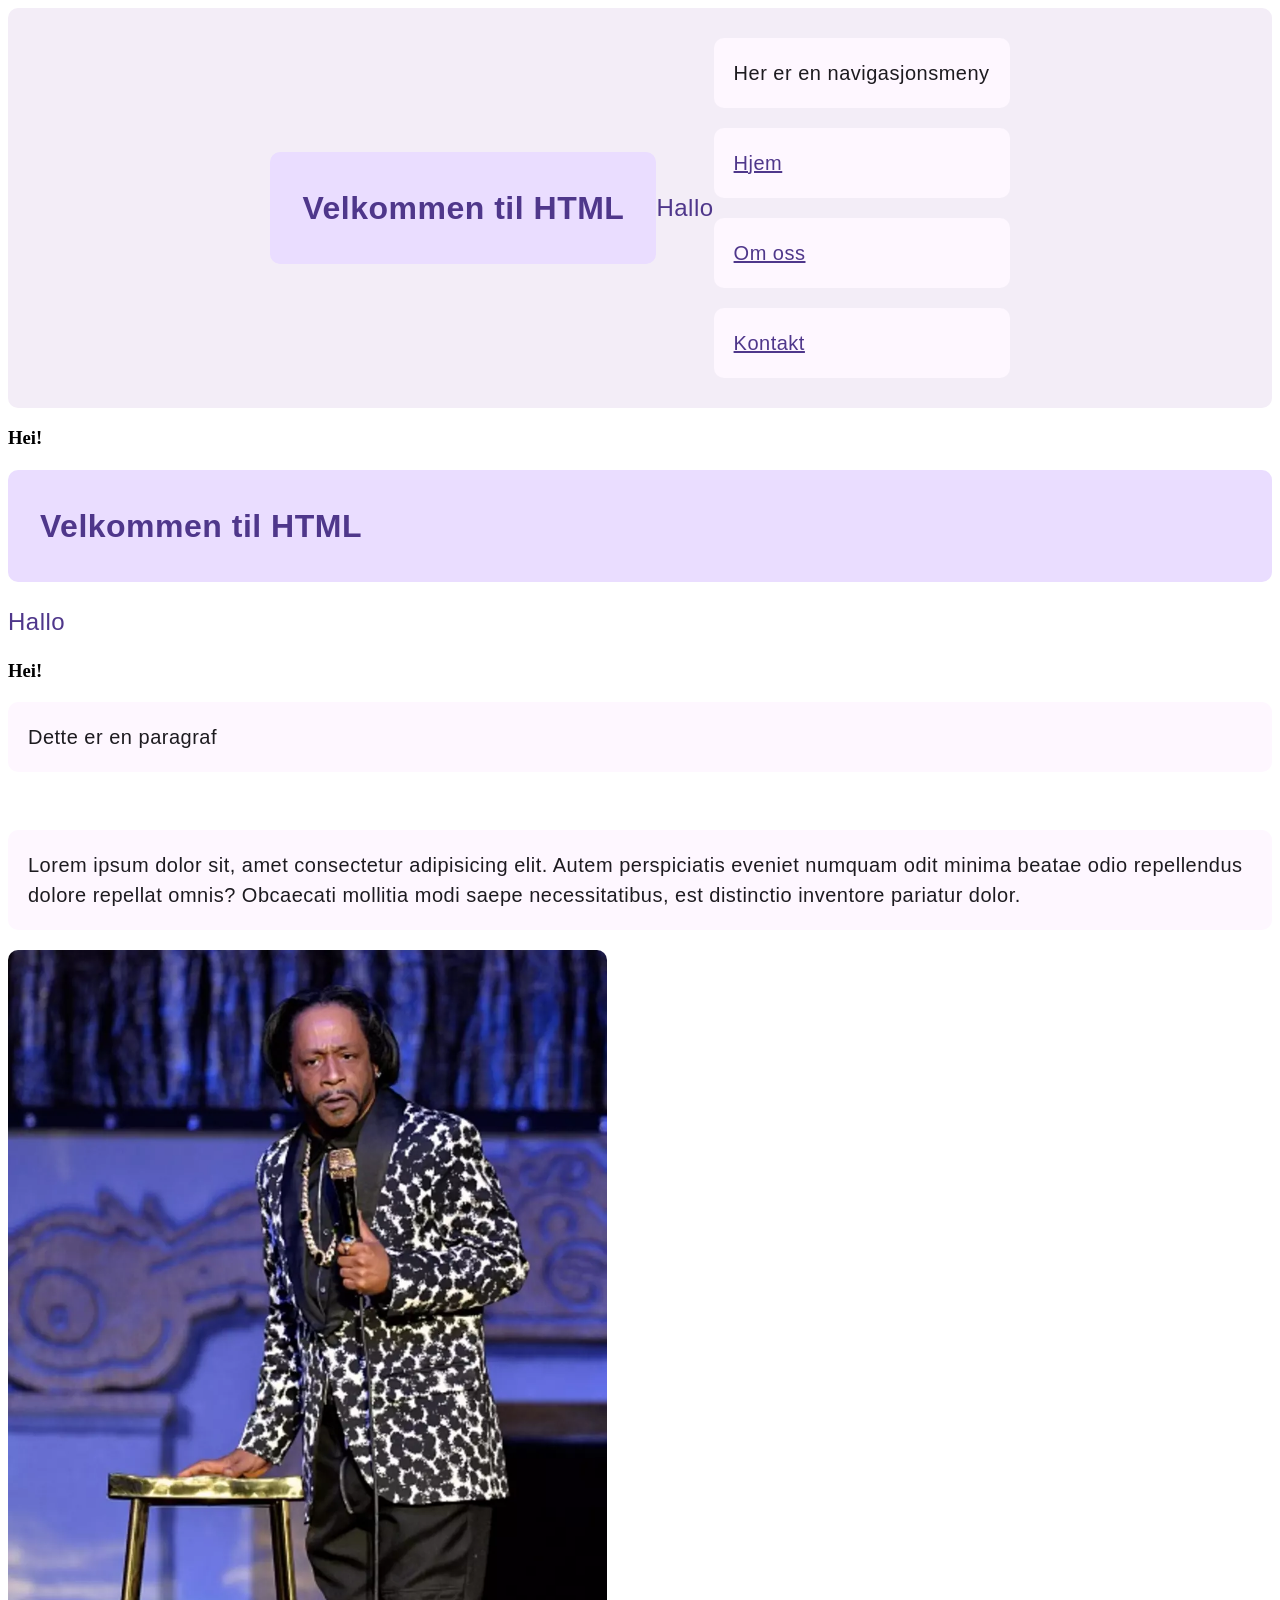
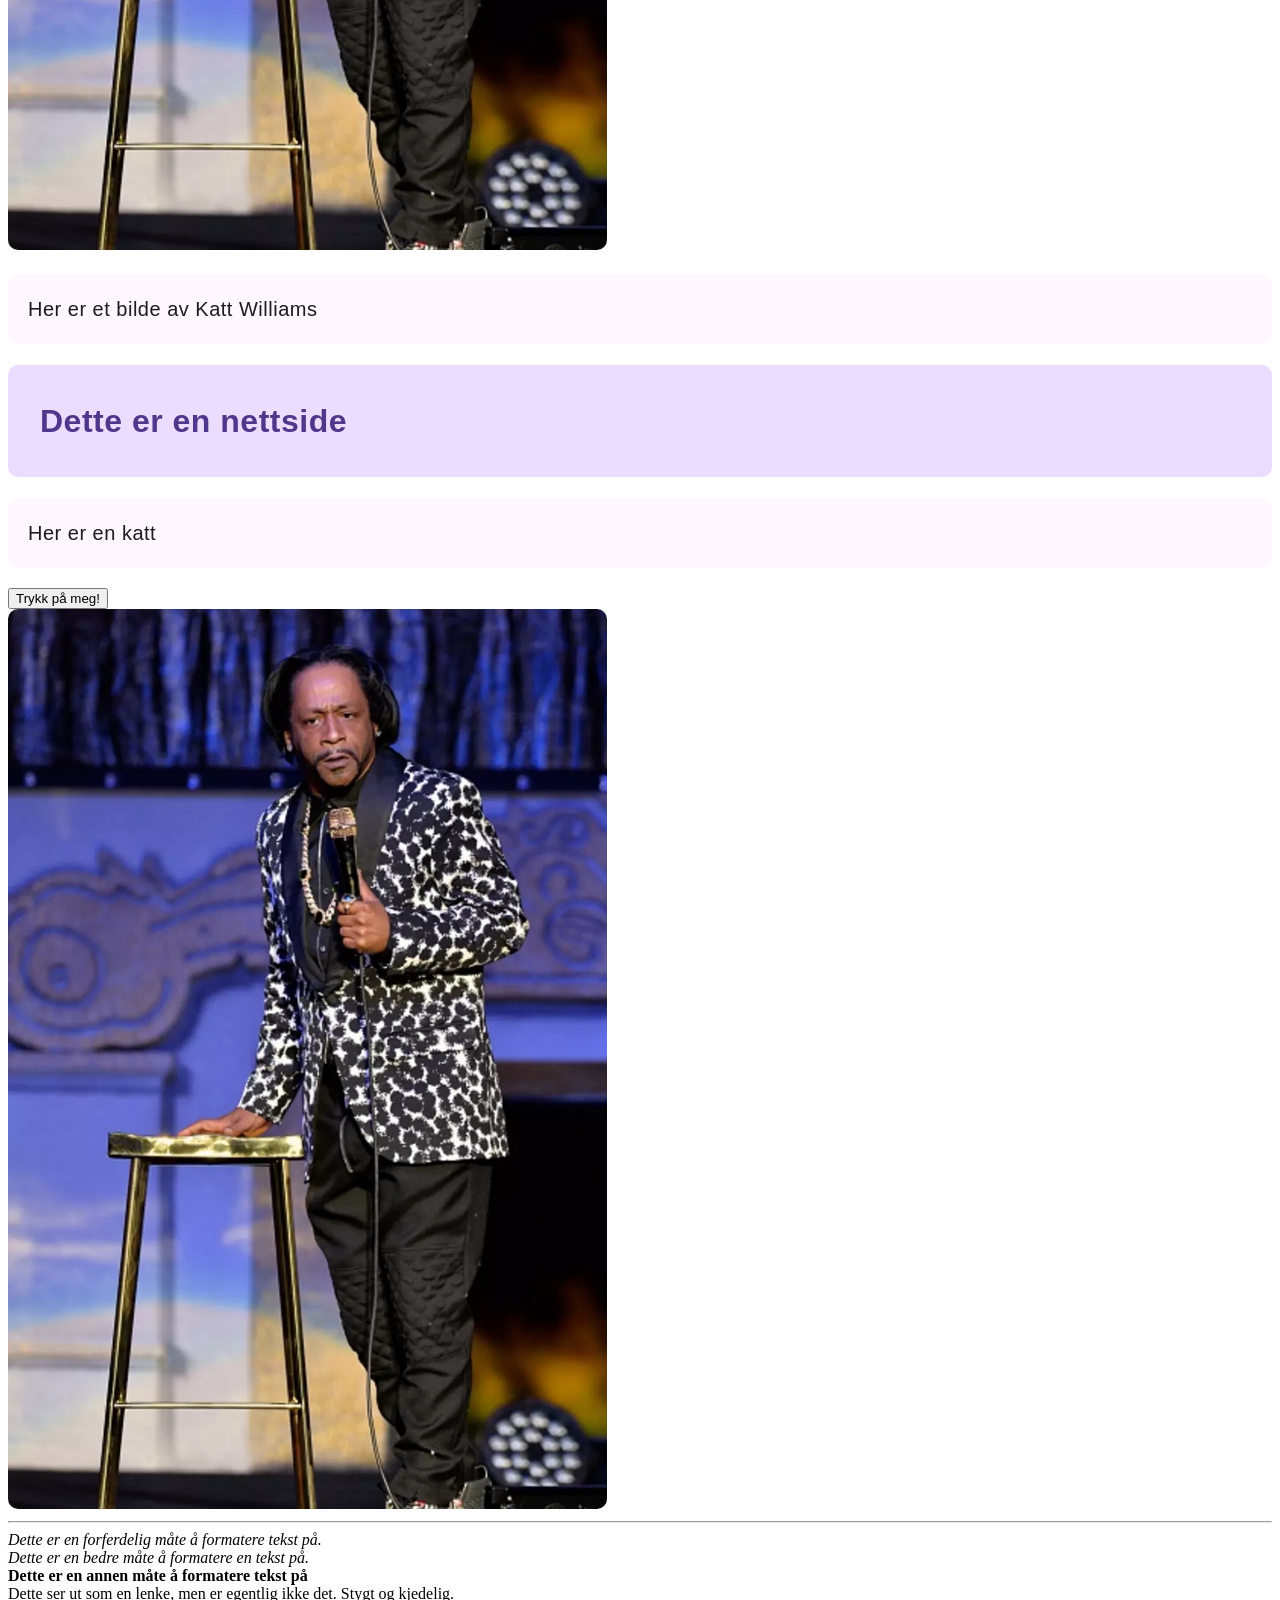
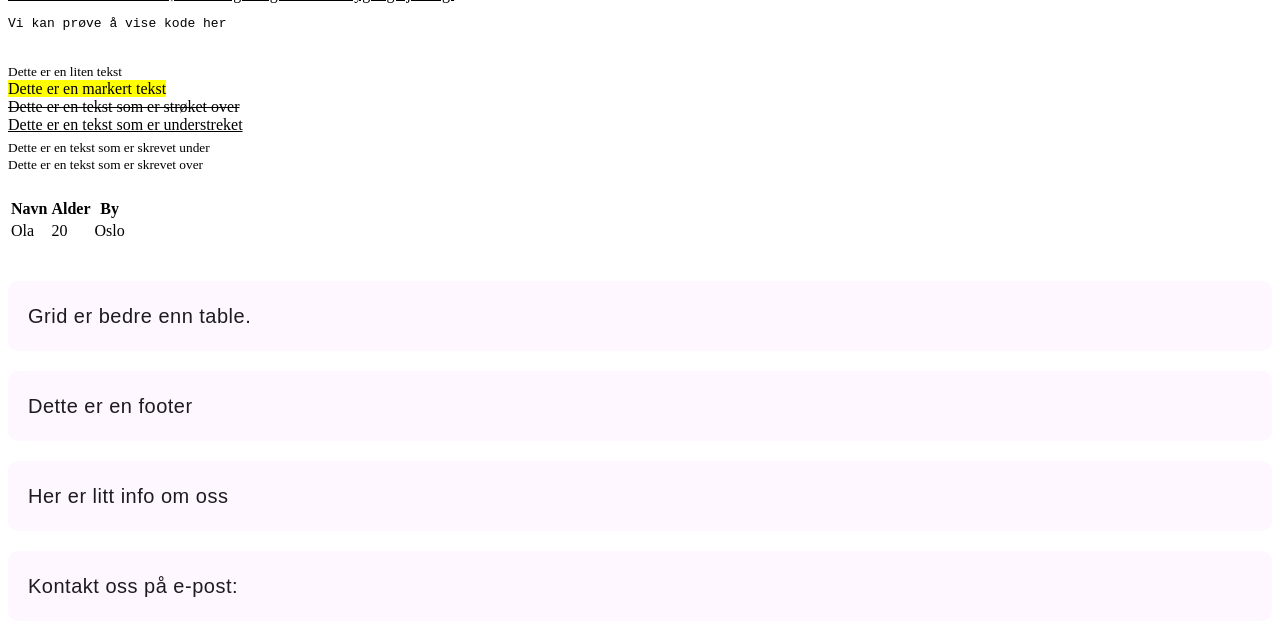
<file: index.html>
<!DOCTYPE html>
<!-- Legg merke til at HTML er sensitiv for store og små bokstaver. -->
<!-- Sørg for å bruke små bokstaver i HTML-koden din. -->
<html lang="no">
  <head>
    <meta charset="UTF-8" />
    <!-- Angir tegnsett -->
    <meta name="viewport" content="width=device-width, initial-scale=1.0" />
    <!-- Responsiv design -->
    <title>Velkommen til Html</title>
    <link rel="stylesheet" href="styles.css" />
  </head>
  <body>
    <header>
      <h1>Velkommen til HTML</h1>
      <!-- Hovedoverskrift, tag definerer hierarki, juster evt utseende med CSS -->
      <h2>Hallo</h2>
      <nav>
        <!-- Navigasjonsmeny -->
        <p>Her er en navigasjonsmeny</p>
        <p><a href="#home">Hjem</a></p>
        <p><a href="#about">Om oss</a></p>
        <p><a href="#contact">Kontakt</a></p>
      </nav>
    </header>
    <main>
      <h3>Hei!</h3>
      <h1>Velkommen til HTML</h1>
      <!-- Hovedoverskrift, tag definerer hierarki, juster evt utseende med CSS -->
      <h2>Hallo</h2>
      <h3>Hei!</h3>
      <p>Dette er en paragraf</p>
      <br />
      <p>
        Lorem ipsum dolor sit, amet consectetur adipisicing elit. Autem
        perspiciatis eveniet numquam odit minima beatae odio repellendus dolore
        repellat omnis? Obcaecati mollitia modi saepe necessitatibus, est
        distinctio inventore pariatur dolor.
      </p>
      <img
        src="./Katt-Williams-photo-by-Jason-Davis-via-Getty-Images.webp"
        alt="Katt Williams"
      />
      <p>Her er et bilde av Katt Williams</p>
      <h1>Dette er en nettside</h1>
      <!--Katten kan justeres i CSS-->
      <p>Her er en katt</p>
      <button type="button" onclick="visMelding()">Trykk på meg!</button>
      <script>
        function visMelding() {
          alert("Hei, du trykket på knappen!");
        }
      </script>
      <br />
      <img
        src="./Katt-Williams-photo-by-Jason-Davis-via-Getty-Images.webp"
        alt="Katt"
        width="200"
      />
      <!-- Bilde av katt, husk at bildet må ligge i rett mappe. Kun fortell width eller height for å beholde forhold. Det kan være bedre å spesifisere i CSS -->
      <hr />

      <i>Dette er en forferdelig måte å formatere tekst på.</i><br />
      <em>Dette er en bedre måte å formatere en tekst på.</em><br />
      <strong>Dette er en annen måte å formatere tekst på</strong><br />
      <u>Dette ser ut som en lenke, men er egentlig ikke det. Stygt og kjedelig.</u>
      <pre>Vi kan prøve å vise kode her</pre>
      <br />
      <small>Dette er en liten tekst</small><br />
      <mark>Dette er en markert tekst</mark><br />
      <del>Dette er en tekst som er strøket over</del><br />
      <ins>Dette er en tekst som er understreket</ins><br />
      <sub>Dette er en tekst som er skrevet under</sub><br />
      <sup>Dette er en tekst som er skrevet over</sup><br />
      <table>
        <tr>
          <th>Navn</th>
          <th>Alder</th>
          <th>By</th>
        </tr>
        <br />
        <tr>
          <td>Ola</td>
          <td>20</td>
          <td>Oslo</td>
      </table>
      <br />
      <p>Grid er bedre enn table.</p>
    <footer>
      <p>Dette er en footer</p>
      <p>Her er litt info om oss</p>
      <p>Kontakt oss på e-post:</p>
    </footer>
  </body>
</html>
</file>
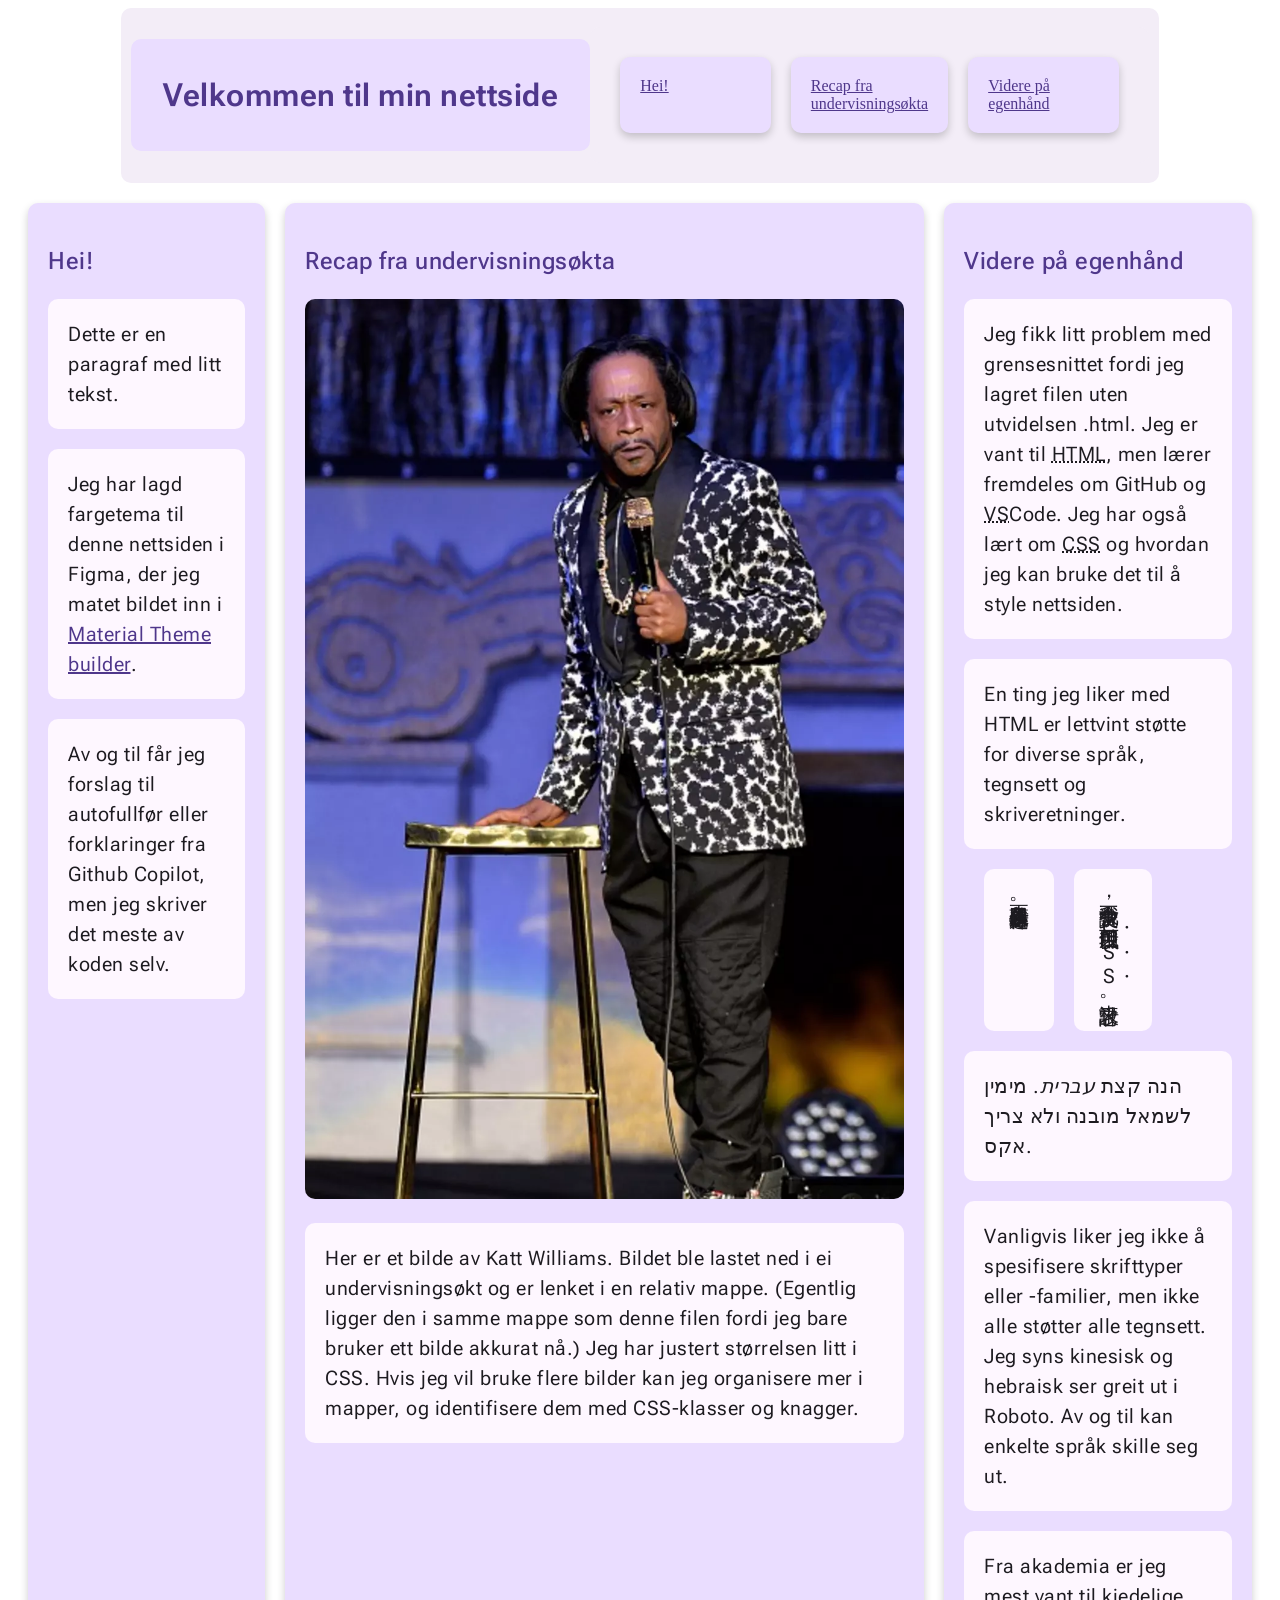
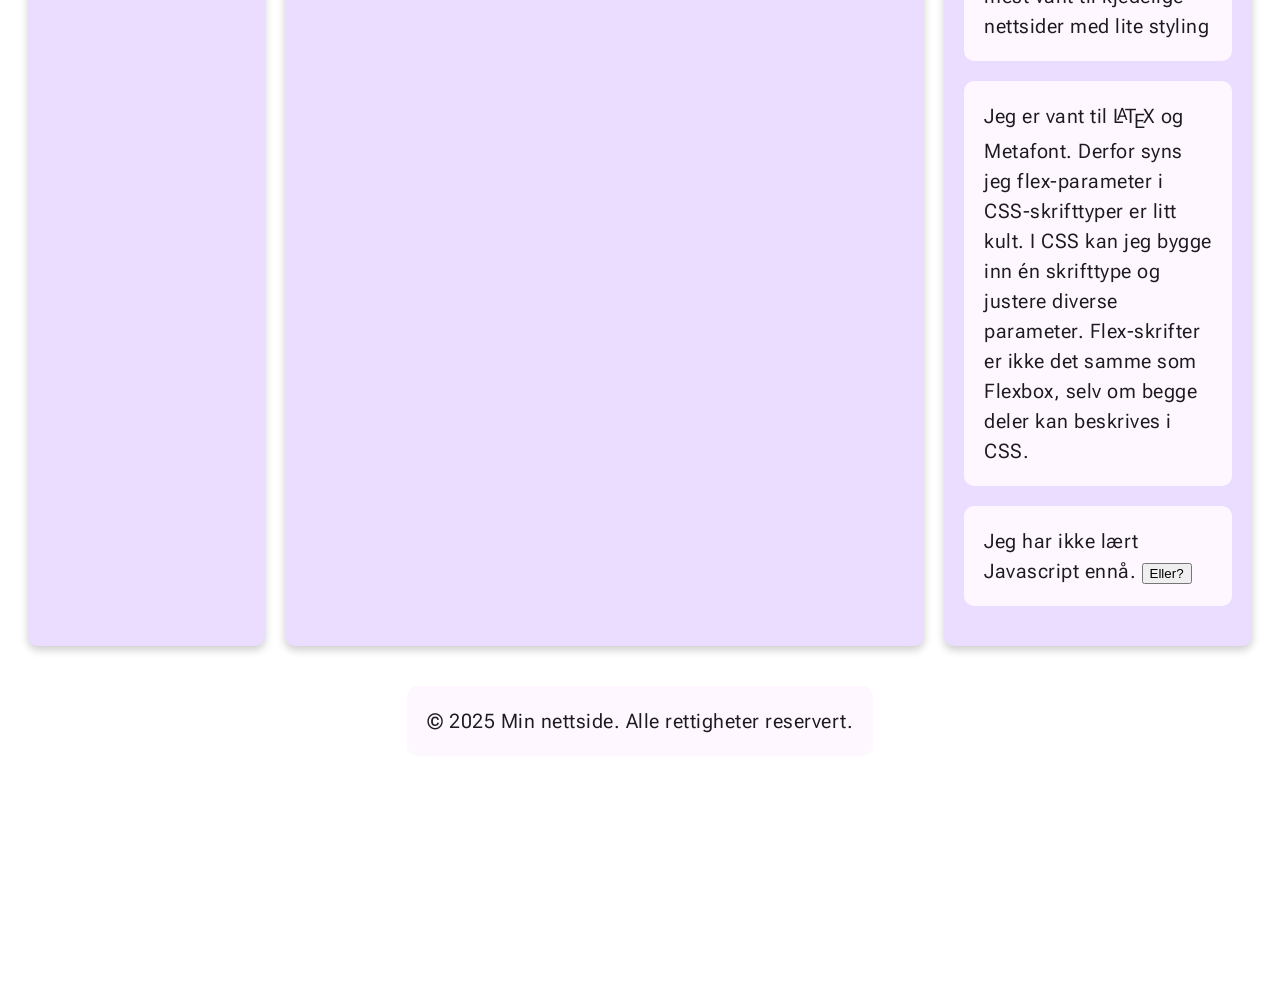
<file: oppgave1.html>
<!DOCTYPE html>
<html lang="no">
  <!-- Legg merke til at HTML er sensitiv for store og små bokstaver. -->
  <!-- Lag en nettside med de viktigste HTML-elementene
    Sørg for å inkludere en header, main og footer. Bruk struktur for overskrifter, avsnitt og bilder. Endre farger, skriftegenskaper, margin og padding i CSS. -->
  <!-- Angir tegnsett -->
  <head>
    <meta charset="UTF-8" />
    <meta name="viewport" content="width=device-width, initial-scale=1.0" />
    <link rel="stylesheet" href="styles.css" />
    <link rel="preconnect" href="https://fonts.googleapis.com" />
    <link rel="preconnect" href="https://fonts.gstatic.com" crossorigin />
    <link
      href="https://fonts.googleapis.com/css2?family=Limelight&family=Roboto+Flex:opsz,wght@8..144,100..1000&display=swap"
      rel="stylesheet"
    />
    <title>Hva jeg kan</title>
  </head>
  <body class="site">
    <header>
      <h1>Velkommen til min nettside</h1>
      <nav class="navbar">
        <div class="container">
          <div class="item"><a href="#hei">Hei!</a></div>
          <div class="item">
            <a href="#recap-fra-undervisningsokta"
              >Recap fra undervisningsøkta</a
            >
          </div>
          <div class="item">
            <a href="#videre-pa-egenhand">Videre på egenhånd</a>
          </div>
        </div>
      </nav>
    </header>

    <main class="container">
      <div class="item">
        <h2>Hei!</h2>
        <p>Dette er en paragraf med litt tekst.</p>
        <p>
          Jeg har lagd fargetema til denne nettsiden i Figma, der jeg matet
          bildet inn i
          <a
            href="https://www.figma.com/community/plugin/1034969338659738588/material-theme-builder"
            >Material Theme builder</a
          >.
        </p>
        <p>
          Av og til får jeg forslag til autofullfør eller forklaringer fra
          Github Copilot, men jeg skriver det meste av koden selv.
        </p>
      </div>
      <div class="item">
        <h2>Recap fra undervisningsøkta</h2>
        <img
          src="./Katt-Williams-photo-by-Jason-Davis-via-Getty-Images.webp"
          alt="Katt Williams"
        />
        <p>
          Her er et bilde av Katt Williams. Bildet ble lastet ned i ei
          undervisningsøkt og er lenket i en relativ mappe. (Egentlig ligger den
          i samme mappe som denne filen fordi jeg bare bruker ett bilde akkurat
          nå.) Jeg har justert størrelsen litt i CSS. Hvis jeg vil bruke flere
          bilder kan jeg organisere mer i mapper, og identifisere dem med
          CSS-klasser og knagger.
        </p>
      </div>
      <div class="item">
        <h2>Videre på egenhånd</h2>
        <p>
          Jeg fikk litt problem med grensesnittet fordi jeg lagret filen uten
          utvidelsen .html. Jeg er vant til
          <abbr title="Hypertext Markup Language">HTML</abbr>, men lærer
          fremdeles om GitHub og <abbr title="Visual Studio">VS</abbr>Code. Jeg
          har også lært om <abbr title="Cascading stylesheet">CSS</abbr> og
          hvordan jeg kan bruke det til å style nettsiden.
        </p>
        <p>
          En ting jeg liker med HTML er lettvint støtte for diverse språk,
          tegnsett og skriveretninger.
        </p>
        <div class="foreign">
          <div lang="zh-CN" class="CJK">
            <p>我不會說中文，但我可以用<em>CSS</em>來設計它。</p>
            <p>更多段落看起来像这样。</p>
          </div>

          <p lang="he">
            הנה קצת <em>עברית</em>. מימין לשמאל מובנה ולא צריך אקס.
          </p>
        </div>
        <p>
          Vanligvis liker jeg ikke å spesifisere skrifttyper eller -familier,
          men ikke alle støtter alle tegnsett. Jeg syns kinesisk og hebraisk ser
          greit ut i Roboto. Av og til kan enkelte språk skille seg ut.
        </p>
        <p>
          Fra akademia er jeg mest vant til kjedelige nettsider med lite styling
        </p>
        <p>
          Jeg er vant til
          <span class="latex">L<sup>A</sup>T<sub>E</sub>X</span> og Metafont.
          Derfor syns jeg flex-parameter i CSS-skrifttyper er litt kult. I CSS
          kan jeg bygge inn én skrifttype og justere diverse parameter.
          Flex-skrifter er ikke det samme som Flexbox, selv om begge deler kan
          beskrives i CSS.
        </p>
        <p>
          Jeg har ikke lært Javascript ennå.
          <button type="button" onclick="visMelding()">Eller?</button>
          <script>
            function visMelding() {
              alert("Jeg kan kanskje lage en enkel knapp med en melding!");
            }
          </script>
        </p>
      </div>
    </main>

    <footer>
      <p>&copy; 2025 Min nettside. Alle rettigheter reservert.</p>
    </footer>
  </body>
</html>
</file>
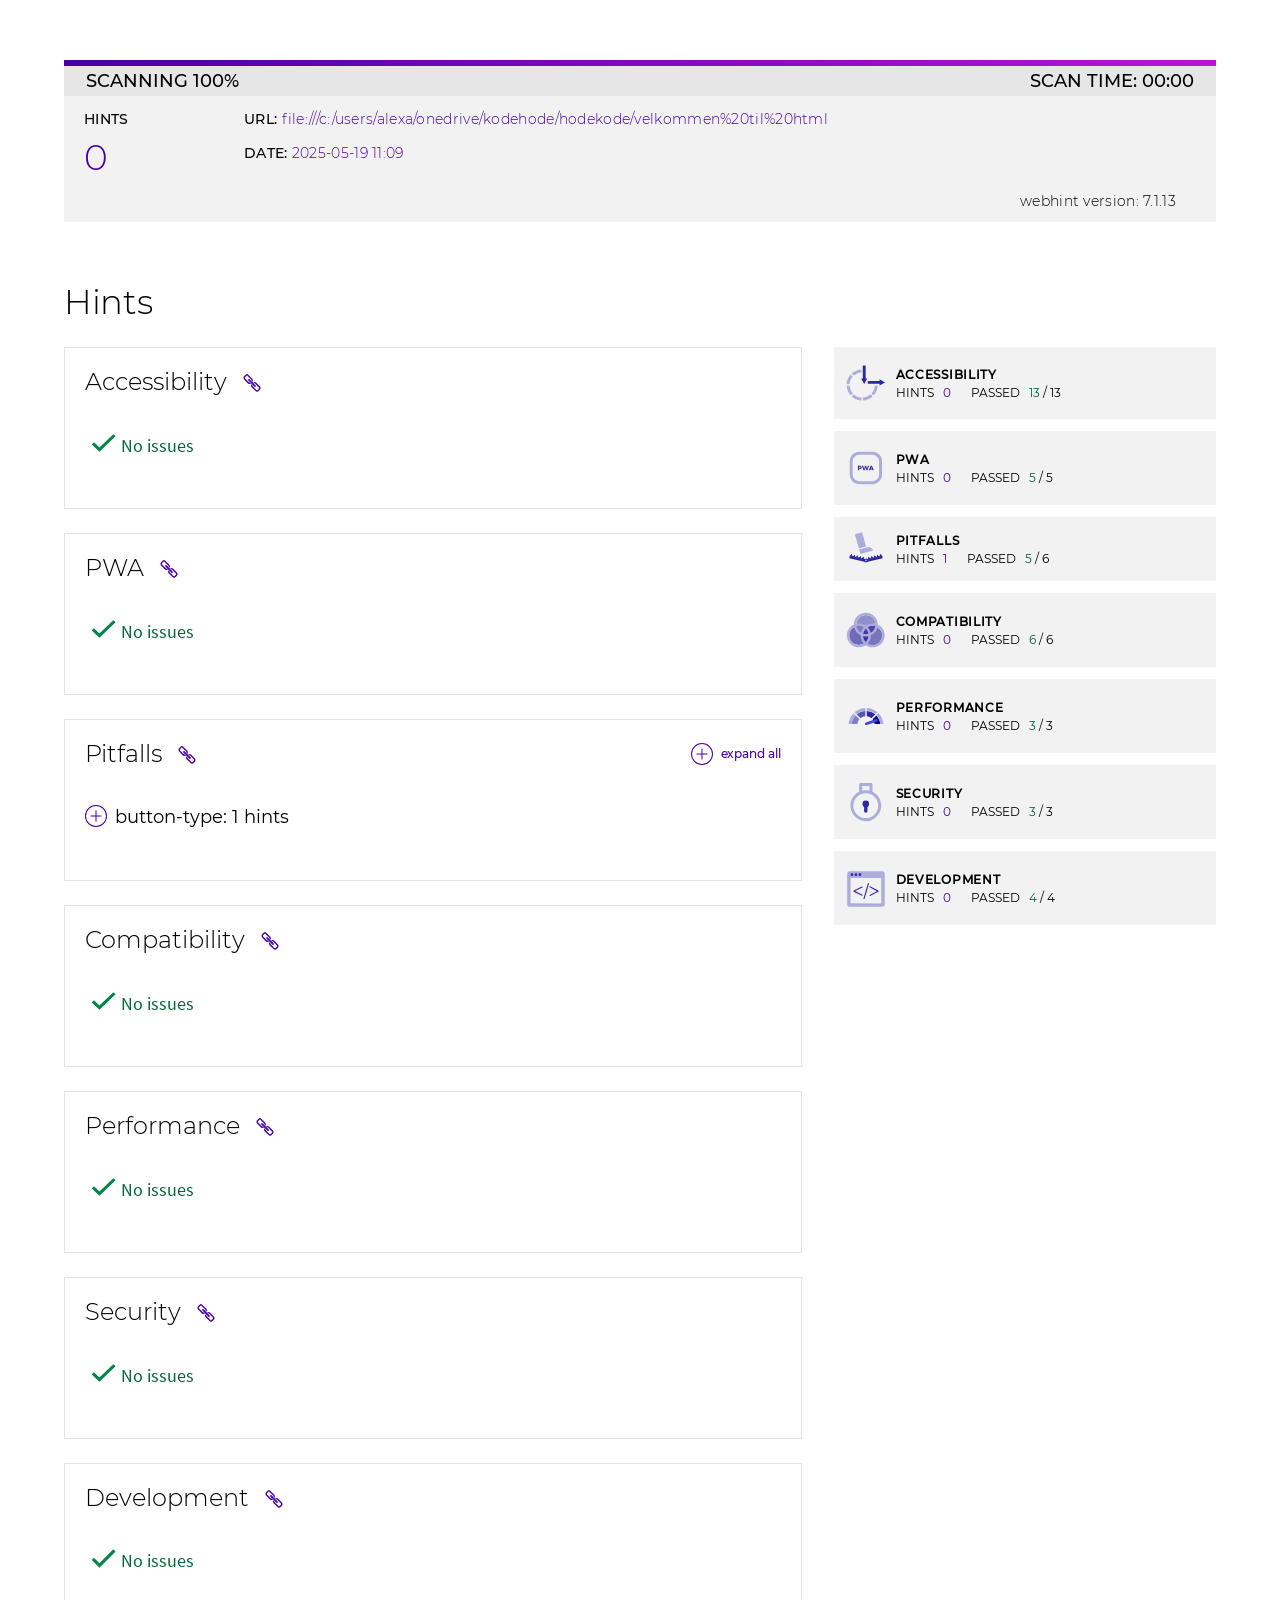
<file: hint-report/file--C--Users-alexa-OneDrive-Kodehode-Hodekode-Velkommen%20til%20HTML.html>
<!DOCTYPE html>
<html lang="en">
  <head>
    <meta charset="utf-8" />
    <title>Webhint</title>
    <meta name="viewport" content="width=device-width, initial-scale=1" />

    <link
      rel="icon"
      href="[data-uri]"
    />

    <style>
      /* Content from file: styles/fonts.css */
      @font-face {
        font-family: "Montserrat";
        font-style: normal;
        font-weight: 300;
        src: local("Montserrat Light"), local("Montserrat-Light"),
          url("[data-uri]")
            format("woff2"),
          url("[data-uri]")
            format("woff");
        unicode-range: U+0000-00FF, U+0131, U+0152-0153, U+02BB-02BC, U+02C6,
          U+02DA, U+02DC, U+2000-206F, U+2074, U+20AC, U+2122, U+2191, U+2193,
          U+2212, U+2215, U+FEFF, U+FFFD;
      }

      @font-face {
        font-family: "Montserrat";
        font-style: normal;
        font-weight: 400;
        src: local("Montserrat Regular"), local("Montserrat-Regular"),
          url("[data-uri]")
            format("woff2"),
          url("[data-uri]")
            format("woff");
        unicode-range: U+0000-00FF, U+0131, U+0152-0153, U+02BB-02BC, U+02C6,
          U+02DA, U+02DC, U+2000-206F, U+2074, U+20AC, U+2122, U+2191, U+2193,
          U+2212, U+2215, U+FEFF, U+FFFD;
      }

      @font-face {
        font-family: "Montserrat";
        font-style: normal;
        font-weight: 500;
        src: local("Montserrat Medium"), local("Montserrat-Medium"),
          url("[data-uri]")
            format("woff2"),
          url("[data-uri]")
            format("woff");
        unicode-range: U+0000-00FF, U+0131, U+0152-0153, U+02BB-02BC, U+02C6,
          U+02DA, U+02DC, U+2000-206F, U+2074, U+20AC, U+2122, U+2191, U+2193,
          U+2212, U+2215, U+FEFF, U+FFFD;
      }

      @font-face {
        font-family: "Source Sans Pro";
        font-style: normal;
        font-weight: 400;
        src: local("Source Sans Pro Regular"), local("SourceSansPro-Regular"),
          url("[data-uri]")
            format("woff2"),
          url("[data-uri]")
            format("woff");
        unicode-range: U+0000-00FF, U+0131, U+0152-0153, U+02BB-02BC, U+02C6,
          U+02DA, U+02DC, U+2000-206F, U+2074, U+20AC, U+2122, U+2191, U+2193,
          U+2212, U+2215, U+FEFF, U+FFFD;
      }
    </style>

    <style>
      /* Content from file: styles/base.css */
      /*
 *	BASE
 * =============================================
 */

      * {
        box-sizing: border-box;
        margin: 0;
        padding: 0;
      }

      a {
        text-decoration: none;
      }

      a:hover {
        text-decoration: underline;
      }

      button,
      input,
      select {
        font: inherit;
      }

      img {
        border: 0;
      }

      /* Style focusable elements that need focus ring. Others reset and receive border styles in controls/color.css */
      a:focus,
      li:focus,
      ul:focus,
      button:focus,
      summary:focus,
      [tabindex="0"]:focus {
        outline: 1px dashed;
      }

      /*
Vertical rhythm
Sets a margin on select block level elements that have a previous sibling.
 */

      * + p,
      * + ol,
      * + ul,
      * + dl,
      * + fieldset,
      * + label,
      * + pre,
      * + blockquote,
      * + img {
        margin-top: 2.4rem;
      }
    </style>

    <style>
      /* Content from file: styles/controls.css */
      /*
 * BUTTONS
 * ---------------------------------------------
 */

      button,
      a.button {
        min-width: 16rem;
        max-width: 100%;
        border: 1px solid transparent;

        /* needed to override Chrome styles */
        border-radius: 0;
        padding: 1.2rem 1.6rem;

        color: #fff;
        letter-spacing: 0.1rem;
        text-transform: uppercase;

        overflow: hidden;
        white-space: nowrap;
        text-overflow: ellipsis;

        /* needed for .button as doesn’t always get default control behaviours */
        display: inline-block;
        text-align: center;
        cursor: pointer;
      }

      button:hover,
      button:focus,
      .button:hover,
      .button:focus {
        border-color: hsla(0, 0%, 0%, 0.4);
      }

      button:active,
      .button:active {
        border-color: transparent;
        background-color: hsla(0, 0%, 0%, 0.4);
      }
    </style>

    <style>
      /* Content from file: styles/type.css */
      /*
 * TYPOGRAPHY
 * =============================================
 */

      /*
    Base font size: 10px for easy rem to px conversion.
    Use % so if user increases their default font-size, it doesn’t wipe that out
*/
      html {
        font-size: 62.5%;
      }

      /* use em rather than rem due to IE9–10 rem in font shorthand bug. */
      body {
        font: 1.8em/1.4 base, "Source Sans Pro", Verdana, sans-serif;
      }

      /*	Headings and Captions */

      /* only elements get top margin. Semantic classes only get the font/text styles */
      h1,
      h2,
      h3,
      h4,
      h5,
      button,
      legend,
      .headline,
      .heading,
      .subheading,
      .title,
      .subtitle,
      .subtitle--alt,
      .caption--alt,
      .button,
      .button--alt,
      .scan-heading,
      .category,
      .rule-list,
      .rule-title,
      .rule-tile__category,
      [class*="-badge"],
      .scan-overview,
      .docs-button,
      .anchor-top,
      .feature__cta {
        font-family: "Montserrat", sans-serif;
      }

      h1,
      h2,
      .headline,
      .heading,
      .scan-heading {
        letter-spacing: -0.01em;

        position: relative;
        max-width: 64rem;
        z-index: 1;
      }

      .headline::before,
      .heading::before {
        content: "";
        position: absolute;
        left: 0;
        top: -0.5rem;
        height: 0.5rem;
        width: 5rem;
      }

      h1,
      h2,
      h3,
      h6,
      caption,
      .headline,
      .heading,
      .subheading,
      .title,
      .subcaption {
        font-weight: 300;
        line-height: 1.2;
      }

      h3,
      h4,
      .title,
      .subtitle,
      .subtitle--alt {
        font-weight: 300;
      }

      h2,
      .subheading {
        font-size: 2.6rem;
      }

      h3,
      .title,
      .scan-heading {
        font-size: 2rem;
      }

      h4,
      caption,
      .subtitle {
        font-size: 1.8rem;
      }

      @media (min-width: 48em) {
        h2,
        .subheading {
          font-size: 3.4rem;
        }

        h3,
        .title {
          font-size: 2.4rem;
        }

        h4,
        caption,
        .subtitle {
          font-size: 2rem;
        }
      }

      /* Maximum line lengths */
      details,
      p,
      li {
        max-width: 64rem;
      }
    </style>

    <style>
      /* Content from file: styles/layouts.css */
      /*
 * LAYOUTS
 * =============================================
 * @Dependencies: base.css, structure.css
 */

      .container::after,
      .layout::after,
      .module::after {
        display: block;
        clear: both;
        content: "";
      }

      .layout {
        margin-right: 0;
        margin-left: 0;
      }

      .module {
        margin-top: 2.4rem;
        width: 100%;
      }

      .module:first-child {
        margin-top: 0;
      }

      @media (min-width: 33.75em) {
        .layout {
          margin-right: -1.2rem;
          margin-left: -1.2rem;
        }

        .module {
          float: left;
          padding-right: 1.2rem;
          padding-left: 1.2rem;
        }
      }

      @media (min-width: 48em) {
        .layout {
          margin-left: -1.6rem;
          margin-right: -1.6rem;
        }

        .module {
          padding-right: 1.6rem;
          padding-left: 1.6rem;
        }
      }

      /* Primary + Secondary */

      @media (min-width: 48em) {
        .module--primary,
        .module--secondary {
          float: left;
          width: 50%;
          margin-top: 0;
        }

        .layout--basic--alt .module--secondary,
        .layout--basic--offset--alt .module--secondary {
          float: right;
        }
      }

      @media (min-width: 60em) {
        .layout--basic .module--primary,
        .layout--basic--alt .module--primary {
          width: 62.5%;
        }

        .layout--basic .module--secondary,
        .layout--basic--alt .module--secondary {
          width: 33.333%;
        }

        .layout--basic--offset .module--primary,
        .layout--basic--offset--alt .module--primary {
          width: 58.333%;
        }

        .layout--basic--offset .module--secondary,
        .layout--basic--offset--alt .module--secondary {
          width: 37.5%;
        }
      }
    </style>

    <style>
      /* Content from file: styles/structure.css */
      /*
 * BASIC STRUCTURE
 * =============================================
 * @Dependencies: base.css
 */

      body {
        overflow-x: hidden;
      }

      /* Limit widths */
      hr,
      .container {
        max-width: 144rem;
      }

      /* Standard sections and subsections */
      .section,
      hr {
        margin-top: 4.8rem;
      }

      /*
Containing element goes INSIDE sections,
as some sections are full-bleed on the page.
 */

      .container {
        width: 100%;
        padding-right: 1rem;
        padding-left: 1rem;
      }

      .container .container,
      .container hr {
        width: auto;
      }

      @media (min-width: 48em) {
        .content > header,
        .section,
        hr {
          margin-top: 6rem;
        }
      }

      /* @TODO: Revert to 56.2em when extensions is removed from header */
      @media (min-width: 58em) {
        hr,
        .container {
          width: 90%;
          margin-right: auto;
          margin-left: auto;
          padding-right: 0;
          padding-left: 0;
        }
      }
    </style>

    <style>
      /* Content from file: styles/anchor-top.css */
      a.anchor-top {
        position: fixed;
        right: 2.4rem;
        bottom: 2.4rem;

        width: 5rem;
        height: 6rem;

        padding: 3.3rem 1.2rem 1rem 1.2rem;

        font-size: 1.3rem;
        background: hsla(266, 100%, 32%, 0.7);
        color: #fff;
        text-transform: uppercase;

        border-radius: 0.4rem;
      }

      a.anchor-top:hover,
      a.anchor-top:focus {
        background: hsla(266, 100%, 32%, 0.8);
        text-decoration: none;
      }

      a.anchor-top:focus {
        outline: 1px dashed #4700a3;
      }

      a.anchor-top:active {
        background: hsla(266, 100%, 32%, 1);
      }

      a.anchor-top::before {
        content: url("[data-uri]");
        display: inline-block;
        position: absolute;
        width: 2.5rem;
        top: 1.4rem;
        left: 0;
        padding: 0 1.25rem;
      }
    </style>

    <style>
      /* Content from file: styles/scan/scan-results.css */
      /*
* SCAN RESULTS
* =============================================
* @Dependencies: base.css, structure.css, type.css
*/

      .menu-open {
        overflow: hidden;
      }

      /* SCAN OVERVIEW */

      .scan-overview {
        margin-bottom: 2.4rem;
        width: 100%;
      }

      .scan-overview__status {
        background-color: #e6e6e6;
        display: flex;
        font-size: 1.8rem;
        font-weight: 500;
        justify-content: space-between;
        line-height: 1.8rem;
        margin: 0;
        padding: 1.2rem 2.2rem 0.6rem;
        position: relative;
        text-transform: uppercase;
      }

      .scan-overview__status * {
        margin-top: 0;
      }

      .scan-overview__progress-bar {
        background-image: linear-gradient(270deg, #4700a3, #b914d4);
        background-size: 300%;
        height: 6px;
        left: 0;
        position: absolute;
        top: 0;
        transition: width 1s 0s linear;
        width: 0;
        animation: progressBarAnimation 2s ease infinite;
      }

      .scan-overview__progress-bar.end-animation {
        animation: none;
        background-size: 100%;
        background-image: linear-gradient(to right, #4700a3, #b914d4);
      }

      @keyframes progressBarAnimation {
        0% {
          background-position: 0% 50%;
        }
        50% {
          background-position: 100% 50%;
        }
        100% {
          background-position: 0% 50%;
        }
      }

      .scan-overview--details {
        background-color: #f2f2f2;
        padding: 1.4rem 2rem;
        position: relative;
      }

      .scan-overview--debug-details {
        display: flex;
      }

      .scan-overview__scan-time {
        display: none;
        margin: 0;
      }

      .scan-overview--version {
        margin-right: 2rem;
      }

      .scan-overview--version .scan-overview__subheader,
      .scan-overview--config .scan-overview__subheader {
        text-transform: none;
      }

      .scan-overview__subheader {
        font-size: 1.4rem;
        font-weight: 500;
        letter-spacing: 0.03rem;
        margin-top: 1.4rem;
        max-width: none;
        text-transform: uppercase;
      }

      .scan-overview__subheader span {
        color: #4700a3;
        font-weight: 300;
      }

      .scan-overview--debug-details .scan-overview__subheader {
        color: #000;
        font-weight: 300;
      }

      .scan-overview--debug-details .scan-overview__subheader span {
        color: #000;
      }

      .overview--url__url {
        text-transform: lowercase;
      }

      [class*="scan-overview__body--"] {
        font-size: 4.8rem;
        font-weight: 200;
        letter-spacing: 0.03rem;
        margin-right: 1rem;
        margin-top: 0.2rem;
        min-width: 15rem;
        text-transform: uppercase;
      }

      .scan-overview__body--purple {
        color: #4700a3;
      }

      .scan-overview__body__permalink {
        overflow-wrap: break-word;
        word-wrap: break-word;
      }

      .scan-overview__body__permalink .permalink-content {
        text-transform: none;
      }

      .permalink-copy {
        background-color: transparent;
        font-weight: 300;
        min-width: 2rem;
        padding: 0;
        text-align: left;
        white-space: normal;
      }

      .permalink-copy img {
        vertical-align: middle;
        width: 2rem;
      }

      .scan-overview__body__link {
        color: #000;
        display: inline-block;
        font-weight: 300;
      }

      @media (min-width: 33.75em) {
        .scan-overview--details {
          display: flex;
          justify-content: flex-start;
          padding-bottom: 4rem;
        }

        .scan-overview--more-details {
          display: flex;
          flex-wrap: wrap;
          justify-content: flex-start;
        }

        .scan-overview--scan-links {
          margin-right: 2rem;
        }

        .scan-overview__scan-time {
          display: block;
        }

        .scan-overview--scan-links .scan-overview__subheader {
          margin-bottom: 1.4rem;
        }

        .scan-overview--debug-details {
          bottom: 1rem;
          position: absolute;
          right: 2rem;
        }

        .scan-overview__subheader {
          margin-top: 0;
        }
      }

      @media (min-width: 58em) {
        [class*="scan-overview__body--"] {
          font-size: 3.6rem;
        }
      }

      /* OVERVIEW TILES */

      .module.module--categories {
        margin-top: 0;
        width: 100%;
      }

      .rule-categories {
        position: fixed;
        left: 0;
        padding: 0 2rem;
        width: 100%;
        background-color: #fff;
        z-index: 5;
        bottom: calc(-100% + 5rem);
        height: calc(100% - 5rem);
        transition: bottom 0.5s ease-out;
      }

      .rule-categories.open {
        bottom: 5rem;
      }

      .rule-categories a {
        text-decoration: none;
      }

      .rule-tile--wrapper {
        border: 1px solid #979797;
        border-top: none;
        display: block;
      }

      .rule-tile--wrapper:first-child {
        border-top: 1px solid #979797;
      }

      .rule-tile {
        align-items: center;
        background-color: #f2f2f2;
        color: #000;
        display: flex;
        justify-content: space-evenly;
        padding: 1.2rem;
      }

      .rule-icon {
        margin-top: 0;
        max-width: 3.1rem;
        width: 100%;
      }

      a > .rule-tile:hover {
        background-color: rgba(64, 69, 221, 0.2);
        text-decoration: none;
      }

      .rule-tile__category {
        color: #000;
        flex: 1;
        font-size: 1.2rem;
        font-weight: 600;
        letter-spacing: 0.07rem;
        margin: 0 0 0 1rem;
        max-width: 19rem;
        text-transform: uppercase;
        white-space: nowrap;
      }

      .rule-tile__hints {
        color: #4700a3;
      }

      .rule-tile__passed {
        color: #006538;
      }

      .rule-tile__info {
        align-items: center;
        display: flex;
        flex-grow: 1;
        justify-content: space-between;
      }

      .rule-tile__results {
        display: flex;
        flex: 1;
        justify-content: space-around;
      }

      .rule-tile__result-wrapper {
        margin-left: 2.4rem;
        text-align: center;
      }

      .rule-tile__result-wrapper p {
        margin: 0;
      }

      .rule-tile__sub-category {
        /* move to type.css */
        font-family: "Montserrat", sans-serif;
        font-size: 1.4rem;
        font-weight: 500;
        flex: 1;
        text-transform: uppercase;
      }

      .show-categories {
        background-color: #4713a0;
        bottom: 0;
        height: 5rem;
        left: 0;
        position: fixed;
        text-transform: uppercase;
        width: 100%;
        z-index: 10;
      }

      @media (min-width: 33.75em) {
        .module.module--categories {
          float: none;
        }

        .rule-tile__category {
          font-size: 1.4rem;
        }

        .rule-tile__sub-category {
          font-size: 1.6rem;
          font-weight: 400;
        }

        .rule-icon {
          max-width: 4rem;
          max-height: 5rem;
        }
      }

      @media (min-width: 48em) {
        .module.module--categories {
          float: right;
          margin-top: 2.4rem;
          position: sticky;
          top: 1rem;
          width: 35%;
        }

        .module.module--results {
          width: 65%;
        }
        .show-categories {
          display: none;
        }

        .rule-categories {
          display: block;
          padding: 0;
          position: static;
        }

        .rule-tile {
          margin: 0 0 1.2rem;
        }

        .rule-tile--wrapper {
          border: none;
        }

        .rule-tile--wrapper:first-child {
          border-top: none;
        }
      }

      @media (min-width: 48em) and (max-width: 82.5em) {
        .rule-tile__info {
          flex-direction: column;
          justify-content: center;
          align-items: start;
        }

        .rule-tile__category {
          font-size: 1.2rem;
        }

        .rule-tile__results {
          justify-content: start;
          line-height: 1.3rem;
          margin-left: 1rem;
          width: 100%;
        }

        .rule-tile__result-wrapper {
          margin: 0;
        }

        .rule-tile__result-wrapper:first-child {
          margin-right: 2rem;
        }

        .rule-tile__result-wrapper p {
          display: inline-block;
        }

        .rule-tile__result-wrapper p span {
          margin-left: 0.5rem;
        }

        .rule-tile__sub-category {
          font-size: 1.2rem;
        }
      }

      /* SCAN DETAILS */

      .rule-result {
        border: 1px solid #e2e2e2;
        margin-top: 2.4rem;
        padding: 2rem;
      }

      .rule-result--category {
        align-items: center;
        display: flex;
        justify-content: space-between;
        margin-bottom: 3.6rem;
      }

      .hint-link::after {
        position: absolute;
        content: url("[data-uri]");
        display: inline-block;
        width: 2rem;
        margin-top: 0.3rem;
        margin-left: 1.5rem;
      }

      .button-expand-all {
        background: rgba(255, 255, 255, 0)
          url("[data-uri]")
          0 0 no-repeat;
        border: 0;
        color: #4700a3;
        font-size: 1.2rem;
        font-weight: 500;
        height: 2.2rem;
        letter-spacing: -0.1px;
        line-height: 2.2rem;
        min-width: 0;
        padding: 0 0 0 3rem;
        position: relative;
      }

      .button-expand-all.closed {
        background-position: 0 -2.2rem;
      }

      .rule-result h3 {
        display: flex;
        text-transform: capitalize;
      }

      .rule-result--details {
        /* display: block; is necessary for Edge */
        display: block;
        margin-bottom: 3rem;
        max-width: none;
        width: 100%;
      }

      .rule-result--details > .rule-content {
        display: none;
      }

      .rule-result--details[open] > .rule-content {
        display: block;
      }

      .rule-title {
        cursor: pointer;
        font-size: 1.8rem;
        font-weight: 400;
        padding-left: 3rem;
        list-style: none;
      }

      .rule-title::-webkit-details-marker {
        display: none;
      }

      .rule-title::before {
        background: url("[data-uri]")
          no-repeat 0 -22px;
        content: "";
        height: 22px;
        position: absolute;
        width: 22px;
        margin-left: -3rem;
      }

      .rule-result--details[open] .rule-title::before {
        background-position: 0 0;
      }

      .rule-content {
        border-top: 1px solid #979797;
        display: flex;
        flex-flow: column;
        margin-top: 0.8rem;
      }

      .rule-result--details__hint-number {
        color: #4700a3;
      }

      .rule-result--details__hint-link,
      .rule-result--details__hint-link:visited {
        color: #4700a3;
      }

      .rule-doc-buttons {
        background-color: #fff;
        padding-top: 1rem;
        position: sticky;
        top: 0;
        z-index: 1;
      }

      .rule-doc-button {
        background: #4700a3;
        display: inline-block;
        font-size: 1.4rem;
        font-weight: 500;
        padding: 0.6rem 3.5rem 0.6rem 1rem;
        position: relative;
        text-decoration: none;
      }

      .rule-doc-button,
      .rule-doc-button:visited {
        color: #fff;
      }

      .rule-doc-button:nth-child(2) {
        margin-left: 1rem;
      }

      .rule-doc-icon {
        background: url("[data-uri]")
          no-repeat right center;
        height: 100%;
        position: absolute;
        right: 1rem;
        top: 0;
        width: 20px;
      }

      button {
        text-transform: none;
      }

      .rule-result--details__body {
        padding: 1.4rem 0;
        margin-left: 3rem;
      }

      .rule-result--details__body p {
        overflow-wrap: break-word;
        word-wrap: break-word;
      }

      .rule-result--details__body > * {
        margin-top: 2rem;
      }

      .rule-result--details__body code {
        background-color: hsla(238, 65%, 90%, 0.6);
        border-radius: 0.3rem;
        padding: 0.2rem 0.4rem;
      }

      .rule-result__code {
        background-color: #f4f4f4;
        margin-top: 3rem;
        padding: 2.4rem;
        /* Hanlde long urls */
        overflow-wrap: break-word;
        word-wrap: break-word;
        -ms-word-break: break-all;
        word-break: break-word;
        /* Adds a hyphen where the word breaks, if supported (No Blink) */
        -ms-hyphens: auto;
        -moz-hyphens: auto;
        -webkit-hyphens: auto;
        hyphens: auto;
      }

      .rule-result__code code {
        background-color: #f4f4f4;
      }

      /* RULE RESULT MESSAGES */

      .rule-result__message--compiling {
        color: #4700a3;
        margin-top: -2.6rem;
      }

      .rule-result__message--compiling p,
      .rule-result__message--compiling__loader {
        display: inline-block;
      }

      .rule-result__message--compiling p {
        padding-left: 1.6rem;
      }

      .rule-result__message--compiling__loader {
        animation: spin 2s linear infinite;
        border: 3px solid #f3f3f3;
        border-radius: 50%;
        border-top: 3px solid #4700a3;
        height: 2.5rem;
        width: 2.5rem;
      }

      .rule-result__doc--list {
        padding-left: 2rem;
        margin-top: 0;
      }

      /* RESULTS LOADER ANIMATION */

      @keyframes spin {
        0% {
          transform: rotate(0deg);
        }
        100% {
          transform: rotate(360deg);
        }
      }

      .rule-result__message--passed {
        color: #006538;
        padding-left: 3.6rem;
      }

      .rule-result__message--passed::before {
        content: url("[data-uri]");
        height: 0.5rem;
        position: absolute;
        width: 2.5rem;
        margin-left: -3rem;
      }

      /* INTEGRATION MESSAGES */

      .rule-result--details__footer-msg {
        margin: 2.4rem 0 2.4rem 3rem;
      }

      .rule-result--details__footer-msg p {
        display: inline-block;
      }

      .rule-result--details__footer-msg img {
        margin-left: 1.2rem;
        margin-top: 0;
        vertical-align: middle;
        width: 15rem;
      }

      .rule-result--details__footer-msg img.axe-logo {
        width: 7rem;
      }

      /* SCAN QUEUE */

      .scan-queue-bg-wrap {
        background-color: #3035a6;
        color: #fff;
        padding-bottom: 6rem;
      }

      .scan-queue-bg-wrap .breadcrumb ul,
      .scan-queue-bg-wrap .breadcrumb ul a,
      .scan-queue-bg-wrap > .subtitle {
        color: #fff;
      }

      .scan-queue__permalink {
        background-color: #fff;
        color: #000;
        max-width: 64rem;
        margin: 2.4rem 0;
        padding: 2.4rem;
        word-break: break-all;
      }

      /* SCAN ERROR */

      .scanner-cta {
        position: relative;
      }

      .scanner-cta__link::after {
        content: url("[data-uri]");
        display: inline-block;
        left: 21rem;
        margin-top: 0.2rem;
        position: absolute;
        width: 0.8rem;
      }

      .scan-error {
        margin-top: 2.4rem;
      }

      /* PRINT STYLES */

      @media print {
        .rule-categories {
          position: relative;
          margin: 1.2rem 0 0 0;
          padding: 0;
        }

        .show-categories {
          display: none;
        }

        .rule-tiles {
          padding: 0.6rem 1.2rem;
        }

        .button-expand-all {
          display: none;
        }

        .rule-doc-buttons {
          position: relative;
        }

        .rule-doc-button,
        .rule-doc-button:nth-child(2) {
          border: 1px solid #4700a3;
          color: #4700a3;
          background-color: #fff;
          padding: 0.6rem;
        }

        .rule-doc-icon {
          display: none;
        }

        .rule-result--details,
        .rule-result--details__hint-link,
        .rule-result--details__footer-msg {
          font-size: 75%;
        }

        .rule-result--details__body {
          border-top: 1px solid #d6d6d6;
        }

        .rule-content div:nth-child(2) {
          border-top: none;
        }

        .rule-result--details__body p {
          margin: 0.6rem 0 0 0;
        }

        .rule-result__code {
          border: 1px solid #d6d6d6;
          margin: 1.2rem 0 0 0;
          padding: 1.2rem;
        }

        .rule-result--details__footer-msg {
          margin: 0.6rem 0 1.2rem 3rem;
        }

        .rule-result--details__footer-msg img.axe-logo {
          width: 3rem;
        }

        .rule-title {
          padding-left: 0;
        }

        .hint-link::after,
        .rule-title::before {
          display: none;
        }
      }
    </style>

    <style>
      /* Content from file: styles/highlight/default.min.css */
      .hljs {
        display: block;
        overflow-x: auto;
        padding: 0.5em;
        background: #f0f0f0;
      }
      .hljs,
      .hljs-subst {
        color: #444;
      }
      .hljs-comment {
        color: #888888;
      }
      .hljs-keyword,
      .hljs-attribute,
      .hljs-selector-tag,
      .hljs-meta-keyword,
      .hljs-doctag,
      .hljs-name {
        font-weight: bold;
      }
      .hljs-type,
      .hljs-string,
      .hljs-number,
      .hljs-selector-id,
      .hljs-selector-class,
      .hljs-quote,
      .hljs-template-tag,
      .hljs-deletion {
        color: #880000;
      }
      .hljs-title,
      .hljs-section {
        color: #880000;
        font-weight: bold;
      }
      .hljs-regexp,
      .hljs-symbol,
      .hljs-variable,
      .hljs-template-variable,
      .hljs-link,
      .hljs-selector-attr,
      .hljs-selector-pseudo {
        color: #bc6060;
      }
      .hljs-literal {
        color: #78a960;
      }
      .hljs-built_in,
      .hljs-bullet,
      .hljs-code,
      .hljs-addition {
        color: #397300;
      }
      .hljs-meta {
        color: #1f7199;
      }
      .hljs-meta-string {
        color: #4d99bf;
      }
      .hljs-emphasis {
        font-style: italic;
      }
      .hljs-strong {
        font-weight: bold;
      }
    </style>
  </head>
  <body>
    <div class="section container">
      <div class="scan-overview" data-id="1747652956826" id="main">
        <div class="scan-overview__status">
          <div
            id="scan-percentage-bar"
            class="scan-overview__progress-bar end-animation"
            style="width: 100%"
          ></div>
          <p>scanning <span id="scan-percentage">100%</span></p>
          <p class="scan-overview__scan-time">
            scan time: <span id="scan-time">00:00</span>
          </p>
        </div>
        <div class="scan-overview--details">
          <div class="scan-overview--hints">
            <p class="scan-overview__subheader">hints</p>
            <p class="scan-overview__body--purple large" id="total-hints">0</p>
          </div>
          <div class="scan-overview--more-details">
            <div class="scan-overview--scan-links">
              <div class="scan-overview--url">
                <p class="scan-overview__subheader">
                  url:
                  <span class="overview--url__url"
                    >file:///C:/Users/alexa/OneDrive/Kodehode/Hodekode/Velkommen%20til%20HTML</span
                  >
                </p>
              </div>

              <div class="scan-overview--time-stamp">
                <p class="scan-overview__subheader">
                  Date:
                  <span
                    id="scan-date"
                    class="overview--time-stamp__time-stamp"
                    data-date="2025-05-19T11:09:16.396Z"
                    >2025-05-19T11:09:16.396Z</span
                  >
                </p>
              </div>
            </div>
          </div>
          <div class="scan-overview--debug-details">
            <div class="scan-overview--version">
              <p class="scan-overview__subheader">
                webhint version: <span id="version">7.1.13</span>
              </p>
            </div>
          </div>
        </div>
      </div>

      <section
        id="results-container"
        class="section container"
        aria-labelledby="hints"
        aria-live="polite"
      >
        <h2 id="hints">Hints</h2>
        <div class="layout layout--basic--offset--alt">
          <div class="module module--secondary module--categories">
            <button
              aria-control="categories-list"
              class="show-categories"
              id="show-categories"
            >
              Jump to category
            </button>
            <div class="rule-categories" id="categories-list">
              <a
                class="rule-tile--wrapper"
                id="summary-accessibility"
                href="#category-accessibility"
              >
                <div class="rule-tile">
                  <img
                    src="[data-uri]"
                    class="rule-icon"
                    alt=""
                    role="presentation"
                  />
                  <div class="rule-tile__info">
                    <p class="rule-tile__category">Accessibility</p>
                    <div class="rule-tile__results">
                      <div class="rule-tile__result-wrapper">
                        <p class="rule-tile__sub-category">hints</p>
                        <p class="rule-tile__sub-category rule-tile__hints">
                          <span>0</span>
                        </p>
                      </div>
                      <div class="rule-tile__result-wrapper">
                        <p class="rule-tile__sub-category">passed</p>
                        <p class="rule-tile__sub-category">
                          <span class="rule-tile__passed">13</span
                          >&nbsp;/&nbsp;13
                        </p>
                      </div>
                    </div>
                  </div>
                </div>
              </a>

              <a
                class="rule-tile--wrapper"
                id="summary-pwa"
                href="#category-pwa"
              >
                <div class="rule-tile">
                  <img
                    src="[data-uri]"
                    class="rule-icon"
                    alt=""
                    role="presentation"
                  />
                  <div class="rule-tile__info">
                    <p class="rule-tile__category">PWA</p>
                    <div class="rule-tile__results">
                      <div class="rule-tile__result-wrapper">
                        <p class="rule-tile__sub-category">hints</p>
                        <p class="rule-tile__sub-category rule-tile__hints">
                          <span>0</span>
                        </p>
                      </div>
                      <div class="rule-tile__result-wrapper">
                        <p class="rule-tile__sub-category">passed</p>
                        <p class="rule-tile__sub-category">
                          <span class="rule-tile__passed">5</span>&nbsp;/&nbsp;5
                        </p>
                      </div>
                    </div>
                  </div>
                </div>
              </a>

              <a
                class="rule-tile--wrapper"
                id="summary-pitfalls"
                href="#category-pitfalls"
              >
                <div class="rule-tile">
                  <img
                    src="[data-uri]"
                    class="rule-icon"
                    alt=""
                    role="presentation"
                  />
                  <div class="rule-tile__info">
                    <p class="rule-tile__category">Pitfalls</p>
                    <div class="rule-tile__results">
                      <div class="rule-tile__result-wrapper">
                        <p class="rule-tile__sub-category">hints</p>
                        <p class="rule-tile__sub-category rule-tile__hints">
                          <span>1</span>
                        </p>
                      </div>
                      <div class="rule-tile__result-wrapper">
                        <p class="rule-tile__sub-category">passed</p>
                        <p class="rule-tile__sub-category">
                          <span class="rule-tile__passed">5</span>&nbsp;/&nbsp;6
                        </p>
                      </div>
                    </div>
                  </div>
                </div>
              </a>

              <a
                class="rule-tile--wrapper"
                id="summary-compatibility"
                href="#category-compatibility"
              >
                <div class="rule-tile">
                  <img
                    src="[data-uri]"
                    class="rule-icon"
                    alt=""
                    role="presentation"
                  />
                  <div class="rule-tile__info">
                    <p class="rule-tile__category">Compatibility</p>
                    <div class="rule-tile__results">
                      <div class="rule-tile__result-wrapper">
                        <p class="rule-tile__sub-category">hints</p>
                        <p class="rule-tile__sub-category rule-tile__hints">
                          <span>0</span>
                        </p>
                      </div>
                      <div class="rule-tile__result-wrapper">
                        <p class="rule-tile__sub-category">passed</p>
                        <p class="rule-tile__sub-category">
                          <span class="rule-tile__passed">6</span>&nbsp;/&nbsp;6
                        </p>
                      </div>
                    </div>
                  </div>
                </div>
              </a>

              <a
                class="rule-tile--wrapper"
                id="summary-performance"
                href="#category-performance"
              >
                <div class="rule-tile">
                  <img
                    src="[data-uri]"
                    class="rule-icon"
                    alt=""
                    role="presentation"
                  />
                  <div class="rule-tile__info">
                    <p class="rule-tile__category">Performance</p>
                    <div class="rule-tile__results">
                      <div class="rule-tile__result-wrapper">
                        <p class="rule-tile__sub-category">hints</p>
                        <p class="rule-tile__sub-category rule-tile__hints">
                          <span>0</span>
                        </p>
                      </div>
                      <div class="rule-tile__result-wrapper">
                        <p class="rule-tile__sub-category">passed</p>
                        <p class="rule-tile__sub-category">
                          <span class="rule-tile__passed">3</span>&nbsp;/&nbsp;3
                        </p>
                      </div>
                    </div>
                  </div>
                </div>
              </a>

              <a
                class="rule-tile--wrapper"
                id="summary-security"
                href="#category-security"
              >
                <div class="rule-tile">
                  <img
                    src="[data-uri]"
                    class="rule-icon"
                    alt=""
                    role="presentation"
                  />
                  <div class="rule-tile__info">
                    <p class="rule-tile__category">Security</p>
                    <div class="rule-tile__results">
                      <div class="rule-tile__result-wrapper">
                        <p class="rule-tile__sub-category">hints</p>
                        <p class="rule-tile__sub-category rule-tile__hints">
                          <span>0</span>
                        </p>
                      </div>
                      <div class="rule-tile__result-wrapper">
                        <p class="rule-tile__sub-category">passed</p>
                        <p class="rule-tile__sub-category">
                          <span class="rule-tile__passed">3</span>&nbsp;/&nbsp;3
                        </p>
                      </div>
                    </div>
                  </div>
                </div>
              </a>

              <a
                class="rule-tile--wrapper"
                id="summary-development"
                href="#category-development"
              >
                <div class="rule-tile">
                  <img
                    src="[data-uri]"
                    class="rule-icon"
                    alt=""
                    role="presentation"
                  />
                  <div class="rule-tile__info">
                    <p class="rule-tile__category">Development</p>
                    <div class="rule-tile__results">
                      <div class="rule-tile__result-wrapper">
                        <p class="rule-tile__sub-category">hints</p>
                        <p class="rule-tile__sub-category rule-tile__hints">
                          <span>0</span>
                        </p>
                      </div>
                      <div class="rule-tile__result-wrapper">
                        <p class="rule-tile__sub-category">passed</p>
                        <p class="rule-tile__sub-category">
                          <span class="rule-tile__passed">4</span>&nbsp;/&nbsp;4
                        </p>
                      </div>
                    </div>
                  </div>
                </div>
              </a>
            </div>
          </div>
          <div class="module module--primary module--results">
            <section class="rule-result" id="accessibility">
              <div class="rule-result--category">
                <h3 id="category-accessibility">
                  Accessibility
                  <a
                    href="#category-accessibility"
                    class="hint-link"
                    title="Accessibility"
                  ></a>
                </h3>
              </div>

              <div class="rule-result--details">
                <div class="rule-result__message--passed">
                  <p>No issues</p>
                </div>
              </div>
            </section>

            <section class="rule-result" id="pwa">
              <div class="rule-result--category">
                <h3 id="category-pwa">
                  PWA <a href="#category-pwa" class="hint-link" title="PWA"></a>
                </h3>
              </div>

              <div class="rule-result--details">
                <div class="rule-result__message--passed">
                  <p>No issues</p>
                </div>
              </div>
            </section>

            <section class="rule-result" id="pitfalls">
              <div class="rule-result--category">
                <h3 id="category-pitfalls">
                  Pitfalls
                  <a
                    href="#category-pitfalls"
                    class="hint-link"
                    title="Pitfalls"
                  ></a>
                </h3>

                <button title="expand" class="button-expand-all expanded">
                  close all
                </button>
              </div>

              <details
                open
                class="rule-result--details"
                id="button-type"
                aria-expanded="true"
                role="group"
              >
                <summary
                  class="rule-title"
                  title="show button-type&#39;s result details"
                  role="button"
                >
                  button-type: 1 hints
                </summary>
                <div class="rule-content">
                  <div class="rule-doc-buttons">
                    <a
                      class="rule-doc-button"
                      rel="noopener noreferrer"
                      target="_blank"
                      href="https://webhint.io/docs/user-guide/hints/hint-button-type/#why-is-this-important"
                      title="button-type - Why is this important"
                    >
                      Why is this important <span class="rule-doc-icon"></span>
                    </a>

                    <a
                      class="rule-doc-button"
                      rel="noopener noreferrer"
                      target="_blank"
                      href="https://webhint.io/docs/user-guide/hints/hint-button-type/#examples-that-pass-the-hint"
                      title="button-type - How to fix it"
                    >
                      How to fix it <span class="rule-doc-icon"></span>
                    </a>
                  </div>

                  <div class="rule-result--details__body">
                    <p id="hint-button-type-1">
                      <span class="rule-result--details__hint-number"
                        >hint #1:</span
                      >
                      Button type attribute has not been set.
                      <a
                        href="#hint-button-type-1"
                        class="hint-link"
                        title="button-type: hint #1"
                      ></a>
                    </p>

                    <p>
                      <a
                        class="rule-result--details__hint-link"
                        target="_blank"
                        rel="noopener noreferrer"
                        href="file:///C:/Users/alexa/OneDrive/Kodehode/Hodekode/Velkommen%20til%20HTML/index.html"
                      >
                        file:///C:/Users/alexa … 20til%20HTML/index.html
                      </a>
                    </p>

                    <div class="rule-result__code">
                      <code class=""
                        >&lt;button&gt;Trykk på meg!&lt;/button&gt;</code
                      >
                    </div>
                  </div>
                </div>
              </details>
            </section>

            <section class="rule-result" id="compatibility">
              <div class="rule-result--category">
                <h3 id="category-compatibility">
                  Compatibility
                  <a
                    href="#category-compatibility"
                    class="hint-link"
                    title="Compatibility"
                  ></a>
                </h3>
              </div>

              <div class="rule-result--details">
                <div class="rule-result__message--passed">
                  <p>No issues</p>
                </div>
              </div>
            </section>

            <section class="rule-result" id="performance">
              <div class="rule-result--category">
                <h3 id="category-performance">
                  Performance
                  <a
                    href="#category-performance"
                    class="hint-link"
                    title="Performance"
                  ></a>
                </h3>
              </div>

              <div class="rule-result--details">
                <div class="rule-result__message--passed">
                  <p>No issues</p>
                </div>
              </div>
            </section>

            <section class="rule-result" id="security">
              <div class="rule-result--category">
                <h3 id="category-security">
                  Security
                  <a
                    href="#category-security"
                    class="hint-link"
                    title="Security"
                  ></a>
                </h3>
              </div>

              <div class="rule-result--details">
                <div class="rule-result__message--passed">
                  <p>No issues</p>
                </div>
              </div>
            </section>

            <section class="rule-result" id="development">
              <div class="rule-result--category">
                <h3 id="category-development">
                  Development
                  <a
                    href="#category-development"
                    class="hint-link"
                    title="Development"
                  ></a>
                </h3>
              </div>

              <div class="rule-result--details">
                <div class="rule-result__message--passed">
                  <p>No issues</p>
                </div>
              </div>
            </section>
          </div>
        </div>
      </section>
    </div>

    <a href="#main" class="anchor-top" hidden aria-label="back to top">top</a>

    <script>
      /* Content from file: js/highlight/highlight.min.js */
      /* eslint-disable */

      /*! highlight.js v9.12.0 | BSD3 License | git.io/hljslicense */
      !(function (e) {
        var t =
          ("object" == typeof window && window) ||
          ("object" == typeof self && self);
        "undefined" != typeof exports
          ? e(exports)
          : t &&
            ((t.hljs = e({})),
            "function" == typeof define &&
              define.amd &&
              define([], function () {
                return t.hljs;
              }));
      })(function (e) {
        function t(e) {
          return e
            .replace(/&/g, "&amp;")
            .replace(/</g, "&lt;")
            .replace(/>/g, "&gt;");
        }
        function r(e) {
          return e.nodeName.toLowerCase();
        }
        function a(e, t) {
          var r = e && e.exec(t);
          return r && 0 === r.index;
        }
        function n(e) {
          return E.test(e);
        }
        function i(e) {
          var t,
            r,
            a,
            i,
            s = e.className + " ";
          if (
            ((s += e.parentNode ? e.parentNode.className : ""), (r = M.exec(s)))
          )
            return w(r[1]) ? r[1] : "no-highlight";
          for (s = s.split(/\s+/), t = 0, a = s.length; a > t; t++)
            if (((i = s[t]), n(i) || w(i))) return i;
        }
        function s(e) {
          var t,
            r = {},
            a = Array.prototype.slice.call(arguments, 1);
          for (t in e) r[t] = e[t];
          return (
            a.forEach(function (e) {
              for (t in e) r[t] = e[t];
            }),
            r
          );
        }
        function c(e) {
          var t = [];
          return (
            (function a(e, n) {
              for (var i = e.firstChild; i; i = i.nextSibling)
                3 === i.nodeType
                  ? (n += i.nodeValue.length)
                  : 1 === i.nodeType &&
                    (t.push({ event: "start", offset: n, node: i }),
                    (n = a(i, n)),
                    r(i).match(/br|hr|img|input/) ||
                      t.push({ event: "stop", offset: n, node: i }));
              return n;
            })(e, 0),
            t
          );
        }
        function o(e, a, n) {
          function i() {
            return e.length && a.length
              ? e[0].offset !== a[0].offset
                ? e[0].offset < a[0].offset
                  ? e
                  : a
                : "start" === a[0].event
                ? e
                : a
              : e.length
              ? e
              : a;
          }
          function s(e) {
            function a(e) {
              return (
                " " +
                e.nodeName +
                '="' +
                t(e.value).replace('"', "&quot;") +
                '"'
              );
            }
            u += "<" + r(e) + N.map.call(e.attributes, a).join("") + ">";
          }
          function c(e) {
            u += "</" + r(e) + ">";
          }
          function o(e) {
            ("start" === e.event ? s : c)(e.node);
          }
          for (var l = 0, u = "", d = []; e.length || a.length; ) {
            var b = i();
            if (
              ((u += t(n.substring(l, b[0].offset))),
              (l = b[0].offset),
              b === e)
            ) {
              d.reverse().forEach(c);
              do o(b.splice(0, 1)[0]), (b = i());
              while (b === e && b.length && b[0].offset === l);
              d.reverse().forEach(s);
            } else
              "start" === b[0].event ? d.push(b[0].node) : d.pop(),
                o(b.splice(0, 1)[0]);
          }
          return u + t(n.substr(l));
        }
        function l(e) {
          return (
            e.v &&
              !e.cached_variants &&
              (e.cached_variants = e.v.map(function (t) {
                return s(e, { v: null }, t);
              })),
            e.cached_variants || (e.eW && [s(e)]) || [e]
          );
        }
        function u(e) {
          function t(e) {
            return (e && e.source) || e;
          }
          function r(r, a) {
            return new RegExp(t(r), "m" + (e.cI ? "i" : "") + (a ? "g" : ""));
          }
          function a(n, i) {
            if (!n.compiled) {
              if (((n.compiled = !0), (n.k = n.k || n.bK), n.k)) {
                var s = {},
                  c = function (t, r) {
                    e.cI && (r = r.toLowerCase()),
                      r.split(" ").forEach(function (e) {
                        var r = e.split("|");
                        s[r[0]] = [t, r[1] ? Number(r[1]) : 1];
                      });
                  };
                "string" == typeof n.k
                  ? c("keyword", n.k)
                  : k(n.k).forEach(function (e) {
                      c(e, n.k[e]);
                    }),
                  (n.k = s);
              }
              (n.lR = r(n.l || /\w+/, !0)),
                i &&
                  (n.bK && (n.b = "\\b(" + n.bK.split(" ").join("|") + ")\\b"),
                  n.b || (n.b = /\B|\b/),
                  (n.bR = r(n.b)),
                  n.e || n.eW || (n.e = /\B|\b/),
                  n.e && (n.eR = r(n.e)),
                  (n.tE = t(n.e) || ""),
                  n.eW && i.tE && (n.tE += (n.e ? "|" : "") + i.tE)),
                n.i && (n.iR = r(n.i)),
                null == n.r && (n.r = 1),
                n.c || (n.c = []),
                (n.c = Array.prototype.concat.apply(
                  [],
                  n.c.map(function (e) {
                    return l("self" === e ? n : e);
                  })
                )),
                n.c.forEach(function (e) {
                  a(e, n);
                }),
                n.starts && a(n.starts, i);
              var o = n.c
                .map(function (e) {
                  return e.bK ? "\\.?(" + e.b + ")\\.?" : e.b;
                })
                .concat([n.tE, n.i])
                .map(t)
                .filter(Boolean);
              n.t = o.length
                ? r(o.join("|"), !0)
                : {
                    exec: function () {
                      return null;
                    },
                  };
            }
          }
          a(e);
        }
        function d(e, r, n, i) {
          function s(e, t) {
            var r, n;
            for (r = 0, n = t.c.length; n > r; r++)
              if (a(t.c[r].bR, e)) return t.c[r];
          }
          function c(e, t) {
            if (a(e.eR, t)) {
              for (; e.endsParent && e.parent; ) e = e.parent;
              return e;
            }
            return e.eW ? c(e.parent, t) : void 0;
          }
          function o(e, t) {
            return !n && a(t.iR, e);
          }
          function l(e, t) {
            var r = v.cI ? t[0].toLowerCase() : t[0];
            return e.k.hasOwnProperty(r) && e.k[r];
          }
          function p(e, t, r, a) {
            var n = a ? "" : L.classPrefix,
              i = '<span class="' + n,
              s = r ? "" : R;
            return (i += e + '">'), i + t + s;
          }
          function m() {
            var e, r, a, n;
            if (!N.k) return t(E);
            for (n = "", r = 0, N.lR.lastIndex = 0, a = N.lR.exec(E); a; )
              (n += t(E.substring(r, a.index))),
                (e = l(N, a)),
                e ? ((M += e[1]), (n += p(e[0], t(a[0])))) : (n += t(a[0])),
                (r = N.lR.lastIndex),
                (a = N.lR.exec(E));
            return n + t(E.substr(r));
          }
          function f() {
            var e = "string" == typeof N.sL;
            if (e && !x[N.sL]) return t(E);
            var r = e
              ? d(N.sL, E, !0, k[N.sL])
              : b(E, N.sL.length ? N.sL : void 0);
            return (
              N.r > 0 && (M += r.r),
              e && (k[N.sL] = r.top),
              p(r.language, r.value, !1, !0)
            );
          }
          function g() {
            (C += null != N.sL ? f() : m()), (E = "");
          }
          function _(e) {
            (C += e.cN ? p(e.cN, "", !0) : ""),
              (N = Object.create(e, { parent: { value: N } }));
          }
          function h(e, t) {
            if (((E += e), null == t)) return g(), 0;
            var r = s(t, N);
            if (r)
              return (
                r.skip
                  ? (E += t)
                  : (r.eB && (E += t), g(), r.rB || r.eB || (E = t)),
                _(r, t),
                r.rB ? 0 : t.length
              );
            var a = c(N, t);
            if (a) {
              var n = N;
              n.skip
                ? (E += t)
                : (n.rE || n.eE || (E += t), g(), n.eE && (E = t));
              do N.cN && (C += R), N.skip || (M += N.r), (N = N.parent);
              while (N !== a.parent);
              return a.starts && _(a.starts, ""), n.rE ? 0 : t.length;
            }
            if (o(t, N))
              throw new Error(
                'Illegal lexeme "' +
                  t +
                  '" for mode "' +
                  (N.cN || "<unnamed>") +
                  '"'
              );
            return (E += t), t.length || 1;
          }
          var v = w(e);
          if (!v) throw new Error('Unknown language: "' + e + '"');
          u(v);
          var y,
            N = i || v,
            k = {},
            C = "";
          for (y = N; y !== v; y = y.parent) y.cN && (C = p(y.cN, "", !0) + C);
          var E = "",
            M = 0;
          try {
            for (var B, S, $ = 0; ; ) {
              if (((N.t.lastIndex = $), (B = N.t.exec(r)), !B)) break;
              (S = h(r.substring($, B.index), B[0])), ($ = B.index + S);
            }
            for (h(r.substr($)), y = N; y.parent; y = y.parent)
              y.cN && (C += R);
            return { r: M, value: C, language: e, top: N };
          } catch (A) {
            if (A.message && -1 !== A.message.indexOf("Illegal"))
              return { r: 0, value: t(r) };
            throw A;
          }
        }
        function b(e, r) {
          r = r || L.languages || k(x);
          var a = { r: 0, value: t(e) },
            n = a;
          return (
            r.filter(w).forEach(function (t) {
              var r = d(t, e, !1);
              (r.language = t),
                r.r > n.r && (n = r),
                r.r > a.r && ((n = a), (a = r));
            }),
            n.language && (a.second_best = n),
            a
          );
        }
        function p(e) {
          return L.tabReplace || L.useBR
            ? e.replace(B, function (e, t) {
                return L.useBR && "\n" === e
                  ? "<br>"
                  : L.tabReplace
                  ? t.replace(/\t/g, L.tabReplace)
                  : "";
              })
            : e;
        }
        function m(e, t, r) {
          var a = t ? C[t] : r,
            n = [e.trim()];
          return (
            e.match(/\bhljs\b/) || n.push("hljs"),
            -1 === e.indexOf(a) && n.push(a),
            n.join(" ").trim()
          );
        }
        function f(e) {
          var t,
            r,
            a,
            s,
            l,
            u = i(e);
          n(u) ||
            (L.useBR
              ? ((t = document.createElementNS(
                  "http://www.w3.org/1999/xhtml",
                  "div"
                )),
                (t.innerHTML = e.innerHTML
                  .replace(/\n/g, "")
                  .replace(/<br[ \/]*>/g, "\n")))
              : (t = e),
            (l = t.textContent),
            (a = u ? d(u, l, !0) : b(l)),
            (r = c(t)),
            r.length &&
              ((s = document.createElementNS(
                "http://www.w3.org/1999/xhtml",
                "div"
              )),
              (s.innerHTML = a.value),
              (a.value = o(r, c(s), l))),
            (a.value = p(a.value)),
            (e.innerHTML = a.value),
            (e.className = m(e.className, u, a.language)),
            (e.result = { language: a.language, re: a.r }),
            a.second_best &&
              (e.second_best = {
                language: a.second_best.language,
                re: a.second_best.r,
              }));
        }
        function g(e) {
          L = s(L, e);
        }
        function _() {
          if (!_.called) {
            _.called = !0;
            var e = document.querySelectorAll("pre code");
            N.forEach.call(e, f);
          }
        }
        function h() {
          addEventListener("DOMContentLoaded", _, !1),
            addEventListener("load", _, !1);
        }
        function v(t, r) {
          var a = (x[t] = r(e));
          a.aliases &&
            a.aliases.forEach(function (e) {
              C[e] = t;
            });
        }
        function y() {
          return k(x);
        }
        function w(e) {
          return (e = (e || "").toLowerCase()), x[e] || x[C[e]];
        }
        var N = [],
          k = Object.keys,
          x = {},
          C = {},
          E = /^(no-?highlight|plain|text)$/i,
          M = /\blang(?:uage)?-([\w-]+)\b/i,
          B = /((^(<[^>]+>|\t|)+|(?:\n)))/gm,
          R = "</span>",
          L = {
            classPrefix: "hljs-",
            tabReplace: null,
            useBR: !1,
            languages: void 0,
          };
        return (
          (e.highlight = d),
          (e.highlightAuto = b),
          (e.fixMarkup = p),
          (e.highlightBlock = f),
          (e.configure = g),
          (e.initHighlighting = _),
          (e.initHighlightingOnLoad = h),
          (e.registerLanguage = v),
          (e.listLanguages = y),
          (e.getLanguage = w),
          (e.inherit = s),
          (e.IR = "[a-zA-Z]\\w*"),
          (e.UIR = "[a-zA-Z_]\\w*"),
          (e.NR = "\\b\\d+(\\.\\d+)?"),
          (e.CNR =
            "(-?)(\\b0[xX][a-fA-F0-9]+|(\\b\\d+(\\.\\d*)?|\\.\\d+)([eE][-+]?\\d+)?)"),
          (e.BNR = "\\b(0b[01]+)"),
          (e.RSR =
            "!|!=|!==|%|%=|&|&&|&=|\\*|\\*=|\\+|\\+=|,|-|-=|/=|/|:|;|<<|<<=|<=|<|===|==|=|>>>=|>>=|>=|>>>|>>|>|\\?|\\[|\\{|\\(|\\^|\\^=|\\||\\|=|\\|\\||~"),
          (e.BE = { b: "\\\\[\\s\\S]", r: 0 }),
          (e.ASM = { cN: "string", b: "'", e: "'", i: "\\n", c: [e.BE] }),
          (e.QSM = { cN: "string", b: '"', e: '"', i: "\\n", c: [e.BE] }),
          (e.PWM = {
            b: /\b(a|an|the|are|I'm|isn't|don't|doesn't|won't|but|just|should|pretty|simply|enough|gonna|going|wtf|so|such|will|you|your|they|like|more)\b/,
          }),
          (e.C = function (t, r, a) {
            var n = e.inherit({ cN: "comment", b: t, e: r, c: [] }, a || {});
            return (
              n.c.push(e.PWM),
              n.c.push({
                cN: "doctag",
                b: "(?:TODO|FIXME|NOTE|BUG|XXX):",
                r: 0,
              }),
              n
            );
          }),
          (e.CLCM = e.C("//", "$")),
          (e.CBCM = e.C("/\\*", "\\*/")),
          (e.HCM = e.C("#", "$")),
          (e.NM = { cN: "number", b: e.NR, r: 0 }),
          (e.CNM = { cN: "number", b: e.CNR, r: 0 }),
          (e.BNM = { cN: "number", b: e.BNR, r: 0 }),
          (e.CSSNM = {
            cN: "number",
            b:
              e.NR +
              "(%|em|ex|ch|rem|vw|vh|vmin|vmax|cm|mm|in|pt|pc|px|deg|grad|rad|turn|s|ms|Hz|kHz|dpi|dpcm|dppx)?",
            r: 0,
          }),
          (e.RM = {
            cN: "regexp",
            b: /\//,
            e: /\/[gimuy]*/,
            i: /\n/,
            c: [e.BE, { b: /\[/, e: /\]/, r: 0, c: [e.BE] }],
          }),
          (e.TM = { cN: "title", b: e.IR, r: 0 }),
          (e.UTM = { cN: "title", b: e.UIR, r: 0 }),
          (e.METHOD_GUARD = { b: "\\.\\s*" + e.UIR, r: 0 }),
          e.registerLanguage("apache", function (e) {
            var t = { cN: "number", b: "[\\$%]\\d+" };
            return {
              aliases: ["apacheconf"],
              cI: !0,
              c: [
                e.HCM,
                { cN: "section", b: "</?", e: ">" },
                {
                  cN: "attribute",
                  b: /\w+/,
                  r: 0,
                  k: {
                    nomarkup:
                      "order deny allow setenv rewriterule rewriteengine rewritecond documentroot sethandler errordocument loadmodule options header listen serverroot servername",
                  },
                  starts: {
                    e: /$/,
                    r: 0,
                    k: { literal: "on off all" },
                    c: [
                      { cN: "meta", b: "\\s\\[", e: "\\]$" },
                      {
                        cN: "variable",
                        b: "[\\$%]\\{",
                        e: "\\}",
                        c: ["self", t],
                      },
                      t,
                      e.QSM,
                    ],
                  },
                },
              ],
              i: /\S/,
            };
          }),
          e.registerLanguage("bash", function (e) {
            var t = {
                cN: "variable",
                v: [{ b: /\$[\w\d#@][\w\d_]*/ }, { b: /\$\{(.*?)}/ }],
              },
              r = {
                cN: "string",
                b: /"/,
                e: /"/,
                c: [e.BE, t, { cN: "variable", b: /\$\(/, e: /\)/, c: [e.BE] }],
              },
              a = { cN: "string", b: /'/, e: /'/ };
            return {
              aliases: ["sh", "zsh"],
              l: /\b-?[a-z\._]+\b/,
              k: {
                keyword:
                  "if then else elif fi for while in do done case esac function",
                literal: "true false",
                built_in:
                  "break cd continue eval exec exit export getopts hash pwd readonly return shift test times trap umask unset alias bind builtin caller command declare echo enable help let local logout mapfile printf read readarray source type typeset ulimit unalias set shopt autoload bg bindkey bye cap chdir clone comparguments compcall compctl compdescribe compfiles compgroups compquote comptags comptry compvalues dirs disable disown echotc echoti emulate fc fg float functions getcap getln history integer jobs kill limit log noglob popd print pushd pushln rehash sched setcap setopt stat suspend ttyctl unfunction unhash unlimit unsetopt vared wait whence where which zcompile zformat zftp zle zmodload zparseopts zprof zpty zregexparse zsocket zstyle ztcp",
                _: "-ne -eq -lt -gt -f -d -e -s -l -a",
              },
              c: [
                { cN: "meta", b: /^#![^\n]+sh\s*$/, r: 10 },
                {
                  cN: "function",
                  b: /\w[\w\d_]*\s*\(\s*\)\s*\{/,
                  rB: !0,
                  c: [e.inherit(e.TM, { b: /\w[\w\d_]*/ })],
                  r: 0,
                },
                e.HCM,
                r,
                a,
                t,
              ],
            };
          }),
          e.registerLanguage("coffeescript", function (e) {
            var t = {
                keyword:
                  "in if for while finally new do return else break catch instanceof throw try this switch continue typeof delete debugger super yield import export from as default await then unless until loop of by when and or is isnt not",
                literal: "true false null undefined yes no on off",
                built_in:
                  "npm require console print module global window document",
              },
              r = "[A-Za-z$_][0-9A-Za-z$_]*",
              a = { cN: "subst", b: /#\{/, e: /}/, k: t },
              n = [
                e.BNM,
                e.inherit(e.CNM, { starts: { e: "(\\s*/)?", r: 0 } }),
                {
                  cN: "string",
                  v: [
                    { b: /'''/, e: /'''/, c: [e.BE] },
                    { b: /'/, e: /'/, c: [e.BE] },
                    { b: /"""/, e: /"""/, c: [e.BE, a] },
                    { b: /"/, e: /"/, c: [e.BE, a] },
                  ],
                },
                {
                  cN: "regexp",
                  v: [
                    { b: "///", e: "///", c: [a, e.HCM] },
                    { b: "//[gim]*", r: 0 },
                    { b: /\/(?![ *])(\\\/|.)*?\/[gim]*(?=\W|$)/ },
                  ],
                },
                { b: "@" + r },
                {
                  sL: "javascript",
                  eB: !0,
                  eE: !0,
                  v: [
                    { b: "```", e: "```" },
                    { b: "`", e: "`" },
                  ],
                },
              ];
            a.c = n;
            var i = e.inherit(e.TM, { b: r }),
              s = "(\\(.*\\))?\\s*\\B[-=]>",
              c = {
                cN: "params",
                b: "\\([^\\(]",
                rB: !0,
                c: [{ b: /\(/, e: /\)/, k: t, c: ["self"].concat(n) }],
              };
            return {
              aliases: ["coffee", "cson", "iced"],
              k: t,
              i: /\/\*/,
              c: n.concat([
                e.C("###", "###"),
                e.HCM,
                {
                  cN: "function",
                  b: "^\\s*" + r + "\\s*=\\s*" + s,
                  e: "[-=]>",
                  rB: !0,
                  c: [i, c],
                },
                {
                  b: /[:\(,=]\s*/,
                  r: 0,
                  c: [{ cN: "function", b: s, e: "[-=]>", rB: !0, c: [c] }],
                },
                {
                  cN: "class",
                  bK: "class",
                  e: "$",
                  i: /[:="\[\]]/,
                  c: [{ bK: "extends", eW: !0, i: /[:="\[\]]/, c: [i] }, i],
                },
                { b: r + ":", e: ":", rB: !0, rE: !0, r: 0 },
              ]),
            };
          }),
          e.registerLanguage("cpp", function (e) {
            var t = { cN: "keyword", b: "\\b[a-z\\d_]*_t\\b" },
              r = {
                cN: "string",
                v: [
                  { b: '(u8?|U)?L?"', e: '"', i: "\\n", c: [e.BE] },
                  { b: '(u8?|U)?R"', e: '"', c: [e.BE] },
                  { b: "'\\\\?.", e: "'", i: "." },
                ],
              },
              a = {
                cN: "number",
                v: [
                  { b: "\\b(0b[01']+)" },
                  {
                    b: "(-?)\\b([\\d']+(\\.[\\d']*)?|\\.[\\d']+)(u|U|l|L|ul|UL|f|F|b|B)",
                  },
                  {
                    b: "(-?)(\\b0[xX][a-fA-F0-9']+|(\\b[\\d']+(\\.[\\d']*)?|\\.[\\d']+)([eE][-+]?[\\d']+)?)",
                  },
                ],
                r: 0,
              },
              n = {
                cN: "meta",
                b: /#\s*[a-z]+\b/,
                e: /$/,
                k: {
                  "meta-keyword":
                    "if else elif endif define undef warning error line pragma ifdef ifndef include",
                },
                c: [
                  { b: /\\\n/, r: 0 },
                  e.inherit(r, { cN: "meta-string" }),
                  { cN: "meta-string", b: /<[^\n>]*>/, e: /$/, i: "\\n" },
                  e.CLCM,
                  e.CBCM,
                ],
              },
              i = e.IR + "\\s*\\(",
              s = {
                keyword:
                  "int float while private char catch import module export virtual operator sizeof dynamic_cast|10 typedef const_cast|10 const for static_cast|10 union namespace unsigned long volatile static protected bool template mutable if public friend do goto auto void enum else break extern using asm case typeid short reinterpret_cast|10 default double register explicit signed typename try this switch continue inline delete alignof constexpr decltype noexcept static_assert thread_local restrict _Bool complex _Complex _Imaginary atomic_bool atomic_char atomic_schar atomic_uchar atomic_short atomic_ushort atomic_int atomic_uint atomic_long atomic_ulong atomic_llong atomic_ullong new throw return and or not",
                built_in:
                  "std string cin cout cerr clog stdin stdout stderr stringstream istringstream ostringstream auto_ptr deque list queue stack vector map set bitset multiset multimap unordered_set unordered_map unordered_multiset unordered_multimap array shared_ptr abort abs acos asin atan2 atan calloc ceil cosh cos exit exp fabs floor fmod fprintf fputs free frexp fscanf isalnum isalpha iscntrl isdigit isgraph islower isprint ispunct isspace isupper isxdigit tolower toupper labs ldexp log10 log malloc realloc memchr memcmp memcpy memset modf pow printf putchar puts scanf sinh sin snprintf sprintf sqrt sscanf strcat strchr strcmp strcpy strcspn strlen strncat strncmp strncpy strpbrk strrchr strspn strstr tanh tan vfprintf vprintf vsprintf endl initializer_list unique_ptr",
                literal: "true false nullptr NULL",
              },
              c = [t, e.CLCM, e.CBCM, a, r];
            return {
              aliases: ["c", "cc", "h", "c++", "h++", "hpp"],
              k: s,
              i: "</",
              c: c.concat([
                n,
                {
                  b: "\\b(deque|list|queue|stack|vector|map|set|bitset|multiset|multimap|unordered_map|unordered_set|unordered_multiset|unordered_multimap|array)\\s*<",
                  e: ">",
                  k: s,
                  c: ["self", t],
                },
                { b: e.IR + "::", k: s },
                {
                  v: [
                    { b: /=/, e: /;/ },
                    { b: /\(/, e: /\)/ },
                    { bK: "new throw return else", e: /;/ },
                  ],
                  k: s,
                  c: c.concat([
                    { b: /\(/, e: /\)/, k: s, c: c.concat(["self"]), r: 0 },
                  ]),
                  r: 0,
                },
                {
                  cN: "function",
                  b: "(" + e.IR + "[\\*&\\s]+)+" + i,
                  rB: !0,
                  e: /[{;=]/,
                  eE: !0,
                  k: s,
                  i: /[^\w\s\*&]/,
                  c: [
                    { b: i, rB: !0, c: [e.TM], r: 0 },
                    {
                      cN: "params",
                      b: /\(/,
                      e: /\)/,
                      k: s,
                      r: 0,
                      c: [e.CLCM, e.CBCM, r, a, t],
                    },
                    e.CLCM,
                    e.CBCM,
                    n,
                  ],
                },
                {
                  cN: "class",
                  bK: "class struct",
                  e: /[{;:]/,
                  c: [{ b: /</, e: />/, c: ["self"] }, e.TM],
                },
              ]),
              exports: { preprocessor: n, strings: r, k: s },
            };
          }),
          e.registerLanguage("cs", function (e) {
            var t = {
                keyword:
                  "abstract as base bool break byte case catch char checked const continue decimal default delegate do double enum event explicit extern finally fixed float for foreach goto if implicit in int interface internal is lock long nameof object operator out override params private protected public readonly ref sbyte sealed short sizeof stackalloc static string struct switch this try typeof uint ulong unchecked unsafe ushort using virtual void volatile while add alias ascending async await by descending dynamic equals from get global group into join let on orderby partial remove select set value var where yield",
                literal: "null false true",
              },
              r = { cN: "string", b: '@"', e: '"', c: [{ b: '""' }] },
              a = e.inherit(r, { i: /\n/ }),
              n = { cN: "subst", b: "{", e: "}", k: t },
              i = e.inherit(n, { i: /\n/ }),
              s = {
                cN: "string",
                b: /\$"/,
                e: '"',
                i: /\n/,
                c: [{ b: "{{" }, { b: "}}" }, e.BE, i],
              },
              c = {
                cN: "string",
                b: /\$@"/,
                e: '"',
                c: [{ b: "{{" }, { b: "}}" }, { b: '""' }, n],
              },
              o = e.inherit(c, {
                i: /\n/,
                c: [{ b: "{{" }, { b: "}}" }, { b: '""' }, i],
              });
            (n.c = [c, s, r, e.ASM, e.QSM, e.CNM, e.CBCM]),
              (i.c = [
                o,
                s,
                a,
                e.ASM,
                e.QSM,
                e.CNM,
                e.inherit(e.CBCM, { i: /\n/ }),
              ]);
            var l = { v: [c, s, r, e.ASM, e.QSM] },
              u = e.IR + "(<" + e.IR + "(\\s*,\\s*" + e.IR + ")*>)?(\\[\\])?";
            return {
              aliases: ["csharp"],
              k: t,
              i: /::/,
              c: [
                e.C("///", "$", {
                  rB: !0,
                  c: [
                    {
                      cN: "doctag",
                      v: [
                        { b: "///", r: 0 },
                        { b: "<!--|-->" },
                        { b: "</?", e: ">" },
                      ],
                    },
                  ],
                }),
                e.CLCM,
                e.CBCM,
                {
                  cN: "meta",
                  b: "#",
                  e: "$",
                  k: {
                    "meta-keyword":
                      "if else elif endif define undef warning error line region endregion pragma checksum",
                  },
                },
                l,
                e.CNM,
                {
                  bK: "class interface",
                  e: /[{;=]/,
                  i: /[^\s:]/,
                  c: [e.TM, e.CLCM, e.CBCM],
                },
                {
                  bK: "namespace",
                  e: /[{;=]/,
                  i: /[^\s:]/,
                  c: [
                    e.inherit(e.TM, { b: "[a-zA-Z](\\.?\\w)*" }),
                    e.CLCM,
                    e.CBCM,
                  ],
                },
                {
                  cN: "meta",
                  b: "^\\s*\\[",
                  eB: !0,
                  e: "\\]",
                  eE: !0,
                  c: [{ cN: "meta-string", b: /"/, e: /"/ }],
                },
                { bK: "new return throw await else", r: 0 },
                {
                  cN: "function",
                  b: "(" + u + "\\s+)+" + e.IR + "\\s*\\(",
                  rB: !0,
                  e: /[{;=]/,
                  eE: !0,
                  k: t,
                  c: [
                    { b: e.IR + "\\s*\\(", rB: !0, c: [e.TM], r: 0 },
                    {
                      cN: "params",
                      b: /\(/,
                      e: /\)/,
                      eB: !0,
                      eE: !0,
                      k: t,
                      r: 0,
                      c: [l, e.CNM, e.CBCM],
                    },
                    e.CLCM,
                    e.CBCM,
                  ],
                },
              ],
            };
          }),
          e.registerLanguage("css", function (e) {
            var t = "[a-zA-Z-][a-zA-Z0-9_-]*",
              r = {
                b: /[A-Z\_\.\-]+\s*:/,
                rB: !0,
                e: ";",
                eW: !0,
                c: [
                  {
                    cN: "attribute",
                    b: /\S/,
                    e: ":",
                    eE: !0,
                    starts: {
                      eW: !0,
                      eE: !0,
                      c: [
                        {
                          b: /[\w-]+\(/,
                          rB: !0,
                          c: [
                            { cN: "built_in", b: /[\w-]+/ },
                            { b: /\(/, e: /\)/, c: [e.ASM, e.QSM] },
                          ],
                        },
                        e.CSSNM,
                        e.QSM,
                        e.ASM,
                        e.CBCM,
                        { cN: "number", b: "#[0-9A-Fa-f]+" },
                        { cN: "meta", b: "!important" },
                      ],
                    },
                  },
                ],
              };
            return {
              cI: !0,
              i: /[=\/|'\$]/,
              c: [
                e.CBCM,
                { cN: "selector-id", b: /#[A-Za-z0-9_-]+/ },
                { cN: "selector-class", b: /\.[A-Za-z0-9_-]+/ },
                { cN: "selector-attr", b: /\[/, e: /\]/, i: "$" },
                { cN: "selector-pseudo", b: /:(:)?[a-zA-Z0-9\_\-\+\(\)"'.]+/ },
                { b: "@(font-face|page)", l: "[a-z-]+", k: "font-face page" },
                {
                  b: "@",
                  e: "[{;]",
                  i: /:/,
                  c: [
                    { cN: "keyword", b: /\w+/ },
                    {
                      b: /\s/,
                      eW: !0,
                      eE: !0,
                      r: 0,
                      c: [e.ASM, e.QSM, e.CSSNM],
                    },
                  ],
                },
                { cN: "selector-tag", b: t, r: 0 },
                { b: "{", e: "}", i: /\S/, c: [e.CBCM, r] },
              ],
            };
          }),
          e.registerLanguage("diff", function (e) {
            return {
              aliases: ["patch"],
              c: [
                {
                  cN: "meta",
                  r: 10,
                  v: [
                    { b: /^@@ +\-\d+,\d+ +\+\d+,\d+ +@@$/ },
                    { b: /^\*\*\* +\d+,\d+ +\*\*\*\*$/ },
                    { b: /^\-\-\- +\d+,\d+ +\-\-\-\-$/ },
                  ],
                },
                {
                  cN: "comment",
                  v: [
                    { b: /Index: /, e: /$/ },
                    { b: /={3,}/, e: /$/ },
                    { b: /^\-{3}/, e: /$/ },
                    { b: /^\*{3} /, e: /$/ },
                    { b: /^\+{3}/, e: /$/ },
                    { b: /\*{5}/, e: /\*{5}$/ },
                  ],
                },
                { cN: "addition", b: "^\\+", e: "$" },
                { cN: "deletion", b: "^\\-", e: "$" },
                { cN: "addition", b: "^\\!", e: "$" },
              ],
            };
          }),
          e.registerLanguage("http", function (e) {
            var t = "HTTP/[0-9\\.]+";
            return {
              aliases: ["https"],
              i: "\\S",
              c: [
                {
                  b: "^" + t,
                  e: "$",
                  c: [{ cN: "number", b: "\\b\\d{3}\\b" }],
                },
                {
                  b: "^[A-Z]+ (.*?) " + t + "$",
                  rB: !0,
                  e: "$",
                  c: [
                    { cN: "string", b: " ", e: " ", eB: !0, eE: !0 },
                    { b: t },
                    { cN: "keyword", b: "[A-Z]+" },
                  ],
                },
                {
                  cN: "attribute",
                  b: "^\\w",
                  e: ": ",
                  eE: !0,
                  i: "\\n|\\s|=",
                  starts: { e: "$", r: 0 },
                },
                { b: "\\n\\n", starts: { sL: [], eW: !0 } },
              ],
            };
          }),
          e.registerLanguage("ini", function (e) {
            var t = {
              cN: "string",
              c: [e.BE],
              v: [
                { b: "'''", e: "'''", r: 10 },
                { b: '"""', e: '"""', r: 10 },
                { b: '"', e: '"' },
                { b: "'", e: "'" },
              ],
            };
            return {
              aliases: ["toml"],
              cI: !0,
              i: /\S/,
              c: [
                e.C(";", "$"),
                e.HCM,
                { cN: "section", b: /^\s*\[+/, e: /\]+/ },
                {
                  b: /^[a-z0-9\[\]_-]+\s*=\s*/,
                  e: "$",
                  rB: !0,
                  c: [
                    { cN: "attr", b: /[a-z0-9\[\]_-]+/ },
                    {
                      b: /=/,
                      eW: !0,
                      r: 0,
                      c: [
                        { cN: "literal", b: /\bon|off|true|false|yes|no\b/ },
                        {
                          cN: "variable",
                          v: [{ b: /\$[\w\d"][\w\d_]*/ }, { b: /\$\{(.*?)}/ }],
                        },
                        t,
                        { cN: "number", b: /([\+\-]+)?[\d]+_[\d_]+/ },
                        e.NM,
                      ],
                    },
                  ],
                },
              ],
            };
          }),
          e.registerLanguage("java", function (e) {
            var t = "[À-ʸa-zA-Z_$][À-ʸa-zA-Z_$0-9]*",
              r = t + "(<" + t + "(\\s*,\\s*" + t + ")*>)?",
              a =
                "false synchronized int abstract float private char boolean static null if const for true while long strictfp finally protected import native final void enum else break transient catch instanceof byte super volatile case assert short package default double public try this switch continue throws protected public private module requires exports do",
              n =
                "\\b(0[bB]([01]+[01_]+[01]+|[01]+)|0[xX]([a-fA-F0-9]+[a-fA-F0-9_]+[a-fA-F0-9]+|[a-fA-F0-9]+)|(([\\d]+[\\d_]+[\\d]+|[\\d]+)(\\.([\\d]+[\\d_]+[\\d]+|[\\d]+))?|\\.([\\d]+[\\d_]+[\\d]+|[\\d]+))([eE][-+]?\\d+)?)[lLfF]?",
              i = { cN: "number", b: n, r: 0 };
            return {
              aliases: ["jsp"],
              k: a,
              i: /<\/|#/,
              c: [
                e.C("/\\*\\*", "\\*/", {
                  r: 0,
                  c: [
                    { b: /\w+@/, r: 0 },
                    { cN: "doctag", b: "@[A-Za-z]+" },
                  ],
                }),
                e.CLCM,
                e.CBCM,
                e.ASM,
                e.QSM,
                {
                  cN: "class",
                  bK: "class interface",
                  e: /[{;=]/,
                  eE: !0,
                  k: "class interface",
                  i: /[:"\[\]]/,
                  c: [{ bK: "extends implements" }, e.UTM],
                },
                { bK: "new throw return else", r: 0 },
                {
                  cN: "function",
                  b: "(" + r + "\\s+)+" + e.UIR + "\\s*\\(",
                  rB: !0,
                  e: /[{;=]/,
                  eE: !0,
                  k: a,
                  c: [
                    { b: e.UIR + "\\s*\\(", rB: !0, r: 0, c: [e.UTM] },
                    {
                      cN: "params",
                      b: /\(/,
                      e: /\)/,
                      k: a,
                      r: 0,
                      c: [e.ASM, e.QSM, e.CNM, e.CBCM],
                    },
                    e.CLCM,
                    e.CBCM,
                  ],
                },
                i,
                { cN: "meta", b: "@[A-Za-z]+" },
              ],
            };
          }),
          e.registerLanguage("javascript", function (e) {
            var t = "[A-Za-z$_][0-9A-Za-z$_]*",
              r = {
                keyword:
                  "in of if for while finally var new function do return void else break catch instanceof with throw case default try this switch continue typeof delete let yield const export super debugger as async await static import from as",
                literal: "true false null undefined NaN Infinity",
                built_in:
                  "eval isFinite isNaN parseFloat parseInt decodeURI decodeURIComponent encodeURI encodeURIComponent escape unescape Object Function Boolean Error EvalError InternalError RangeError ReferenceError StopIteration SyntaxError TypeError URIError Number Math Date String RegExp Array Float32Array Float64Array Int16Array Int32Array Int8Array Uint16Array Uint32Array Uint8Array Uint8ClampedArray ArrayBuffer DataView JSON Intl arguments require module console window document Symbol Set Map WeakSet WeakMap Proxy Reflect Promise",
              },
              a = {
                cN: "number",
                v: [
                  { b: "\\b(0[bB][01]+)" },
                  { b: "\\b(0[oO][0-7]+)" },
                  { b: e.CNR },
                ],
                r: 0,
              },
              n = { cN: "subst", b: "\\$\\{", e: "\\}", k: r, c: [] },
              i = { cN: "string", b: "`", e: "`", c: [e.BE, n] };
            n.c = [e.ASM, e.QSM, i, a, e.RM];
            var s = n.c.concat([e.CBCM, e.CLCM]);
            return {
              aliases: ["js", "jsx"],
              k: r,
              c: [
                { cN: "meta", r: 10, b: /^\s*['"]use (strict|asm)['"]/ },
                { cN: "meta", b: /^#!/, e: /$/ },
                e.ASM,
                e.QSM,
                i,
                e.CLCM,
                e.CBCM,
                a,
                {
                  b: /[{,]\s*/,
                  r: 0,
                  c: [
                    {
                      b: t + "\\s*:",
                      rB: !0,
                      r: 0,
                      c: [{ cN: "attr", b: t, r: 0 }],
                    },
                  ],
                },
                {
                  b: "(" + e.RSR + "|\\b(case|return|throw)\\b)\\s*",
                  k: "return throw case",
                  c: [
                    e.CLCM,
                    e.CBCM,
                    e.RM,
                    {
                      cN: "function",
                      b: "(\\(.*?\\)|" + t + ")\\s*=>",
                      rB: !0,
                      e: "\\s*=>",
                      c: [
                        {
                          cN: "params",
                          v: [
                            { b: t },
                            { b: /\(\s*\)/ },
                            { b: /\(/, e: /\)/, eB: !0, eE: !0, k: r, c: s },
                          ],
                        },
                      ],
                    },
                    {
                      b: /</,
                      e: /(\/\w+|\w+\/)>/,
                      sL: "xml",
                      c: [
                        { b: /<\w+\s*\/>/, skip: !0 },
                        {
                          b: /<\w+/,
                          e: /(\/\w+|\w+\/)>/,
                          skip: !0,
                          c: [{ b: /<\w+\s*\/>/, skip: !0 }, "self"],
                        },
                      ],
                    },
                  ],
                  r: 0,
                },
                {
                  cN: "function",
                  bK: "function",
                  e: /\{/,
                  eE: !0,
                  c: [
                    e.inherit(e.TM, { b: t }),
                    { cN: "params", b: /\(/, e: /\)/, eB: !0, eE: !0, c: s },
                  ],
                  i: /\[|%/,
                },
                { b: /\$[(.]/ },
                e.METHOD_GUARD,
                {
                  cN: "class",
                  bK: "class",
                  e: /[{;=]/,
                  eE: !0,
                  i: /[:"\[\]]/,
                  c: [{ bK: "extends" }, e.UTM],
                },
                { bK: "constructor", e: /\{/, eE: !0 },
              ],
              i: /#(?!!)/,
            };
          }),
          e.registerLanguage("json", function (e) {
            var t = { literal: "true false null" },
              r = [e.QSM, e.CNM],
              a = { e: ",", eW: !0, eE: !0, c: r, k: t },
              n = {
                b: "{",
                e: "}",
                c: [
                  { cN: "attr", b: /"/, e: /"/, c: [e.BE], i: "\\n" },
                  e.inherit(a, { b: /:/ }),
                ],
                i: "\\S",
              },
              i = { b: "\\[", e: "\\]", c: [e.inherit(a)], i: "\\S" };
            return r.splice(r.length, 0, n, i), { c: r, k: t, i: "\\S" };
          }),
          e.registerLanguage("makefile", function (e) {
            var t = {
                cN: "variable",
                v: [
                  { b: "\\$\\(" + e.UIR + "\\)", c: [e.BE] },
                  { b: /\$[@%<?\^\+\*]/ },
                ],
              },
              r = { cN: "string", b: /"/, e: /"/, c: [e.BE, t] },
              a = {
                cN: "variable",
                b: /\$\([\w-]+\s/,
                e: /\)/,
                k: {
                  built_in:
                    "subst patsubst strip findstring filter filter-out sort word wordlist firstword lastword dir notdir suffix basename addsuffix addprefix join wildcard realpath abspath error warning shell origin flavor foreach if or and call eval file value",
                },
                c: [t],
              },
              n = {
                b: "^" + e.UIR + "\\s*[:+?]?=",
                i: "\\n",
                rB: !0,
                c: [{ b: "^" + e.UIR, e: "[:+?]?=", eE: !0 }],
              },
              i = {
                cN: "meta",
                b: /^\.PHONY:/,
                e: /$/,
                k: { "meta-keyword": ".PHONY" },
                l: /[\.\w]+/,
              },
              s = { cN: "section", b: /^[^\s]+:/, e: /$/, c: [t] };
            return {
              aliases: ["mk", "mak"],
              k: "define endef undefine ifdef ifndef ifeq ifneq else endif include -include sinclude override export unexport private vpath",
              l: /[\w-]+/,
              c: [e.HCM, t, r, a, n, i, s],
            };
          }),
          e.registerLanguage("xml", function (e) {
            var t = "[A-Za-z0-9\\._:-]+",
              r = {
                eW: !0,
                i: /</,
                r: 0,
                c: [
                  { cN: "attr", b: t, r: 0 },
                  {
                    b: /=\s*/,
                    r: 0,
                    c: [
                      {
                        cN: "string",
                        endsParent: !0,
                        v: [
                          { b: /"/, e: /"/ },
                          { b: /'/, e: /'/ },
                          { b: /[^\s"'=<>`]+/ },
                        ],
                      },
                    ],
                  },
                ],
              };
            return {
              aliases: [
                "html",
                "xhtml",
                "rss",
                "atom",
                "xjb",
                "xsd",
                "xsl",
                "plist",
              ],
              cI: !0,
              c: [
                {
                  cN: "meta",
                  b: "<!DOCTYPE",
                  e: ">",
                  r: 10,
                  c: [{ b: "\\[", e: "\\]" }],
                },
                e.C("<!--", "-->", { r: 10 }),
                { b: "<\\!\\[CDATA\\[", e: "\\]\\]>", r: 10 },
                {
                  b: /<\?(php)?/,
                  e: /\?>/,
                  sL: "php",
                  c: [{ b: "/\\*", e: "\\*/", skip: !0 }],
                },
                {
                  cN: "tag",
                  b: "<style(?=\\s|>|$)",
                  e: ">",
                  k: { name: "style" },
                  c: [r],
                  starts: { e: "</style>", rE: !0, sL: ["css", "xml"] },
                },
                {
                  cN: "tag",
                  b: "<script(?=\\s|>|$)",
                  e: ">",
                  k: { name: "script" },
                  c: [r],
                  starts: {
                    e: "</scr" + "ipt>",
                    rE: !0,
                    sL: ["actionscript", "javascript", "handlebars", "xml"],
                  },
                },
                {
                  cN: "meta",
                  v: [
                    { b: /<\?xml/, e: /\?>/, r: 10 },
                    { b: /<\?\w+/, e: /\?>/ },
                  ],
                },
                {
                  cN: "tag",
                  b: "</?",
                  e: "/?>",
                  c: [{ cN: "name", b: /[^\/><\s]+/, r: 0 }, r],
                },
              ],
            };
          }),
          e.registerLanguage("markdown", function (e) {
            return {
              aliases: ["md", "mkdown", "mkd"],
              c: [
                {
                  cN: "section",
                  v: [{ b: "^#{1,6}", e: "$" }, { b: "^.+?\\n[=-]{2,}$" }],
                },
                { b: "<", e: ">", sL: "xml", r: 0 },
                { cN: "bullet", b: "^([*+-]|(\\d+\\.))\\s+" },
                { cN: "strong", b: "[*_]{2}.+?[*_]{2}" },
                {
                  cN: "emphasis",
                  v: [{ b: "\\*.+?\\*" }, { b: "_.+?_", r: 0 }],
                },
                { cN: "quote", b: "^>\\s+", e: "$" },
                {
                  cN: "code",
                  v: [
                    { b: "^```w*s*$", e: "^```s*$" },
                    { b: "`.+?`" },
                    { b: "^( {4}|	)", e: "$", r: 0 },
                  ],
                },
                { b: "^[-\\*]{3,}", e: "$" },
                {
                  b: "\\[.+?\\][\\(\\[].*?[\\)\\]]",
                  rB: !0,
                  c: [
                    { cN: "string", b: "\\[", e: "\\]", eB: !0, rE: !0, r: 0 },
                    { cN: "link", b: "\\]\\(", e: "\\)", eB: !0, eE: !0 },
                    { cN: "symbol", b: "\\]\\[", e: "\\]", eB: !0, eE: !0 },
                  ],
                  r: 10,
                },
                {
                  b: /^\[[^\n]+\]:/,
                  rB: !0,
                  c: [
                    { cN: "symbol", b: /\[/, e: /\]/, eB: !0, eE: !0 },
                    { cN: "link", b: /:\s*/, e: /$/, eB: !0 },
                  ],
                },
              ],
            };
          }),
          e.registerLanguage("nginx", function (e) {
            var t = {
                cN: "variable",
                v: [
                  { b: /\$\d+/ },
                  { b: /\$\{/, e: /}/ },
                  { b: "[\\$\\@]" + e.UIR },
                ],
              },
              r = {
                eW: !0,
                l: "[a-z/_]+",
                k: {
                  literal:
                    "on off yes no true false none blocked debug info notice warn error crit select break last permanent redirect kqueue rtsig epoll poll /dev/poll",
                },
                r: 0,
                i: "=>",
                c: [
                  e.HCM,
                  {
                    cN: "string",
                    c: [e.BE, t],
                    v: [
                      { b: /"/, e: /"/ },
                      { b: /'/, e: /'/ },
                    ],
                  },
                  { b: "([a-z]+):/", e: "\\s", eW: !0, eE: !0, c: [t] },
                  {
                    cN: "regexp",
                    c: [e.BE, t],
                    v: [
                      { b: "\\s\\^", e: "\\s|{|;", rE: !0 },
                      { b: "~\\*?\\s+", e: "\\s|{|;", rE: !0 },
                      { b: "\\*(\\.[a-z\\-]+)+" },
                      { b: "([a-z\\-]+\\.)+\\*" },
                    ],
                  },
                  {
                    cN: "number",
                    b: "\\b\\d{1,3}\\.\\d{1,3}\\.\\d{1,3}\\.\\d{1,3}(:\\d{1,5})?\\b",
                  },
                  { cN: "number", b: "\\b\\d+[kKmMgGdshdwy]*\\b", r: 0 },
                  t,
                ],
              };
            return {
              aliases: ["nginxconf"],
              c: [
                e.HCM,
                {
                  b: e.UIR + "\\s+{",
                  rB: !0,
                  e: "{",
                  c: [{ cN: "section", b: e.UIR }],
                  r: 0,
                },
                {
                  b: e.UIR + "\\s",
                  e: ";|{",
                  rB: !0,
                  c: [{ cN: "attribute", b: e.UIR, starts: r }],
                  r: 0,
                },
              ],
              i: "[^\\s\\}]",
            };
          }),
          e.registerLanguage("objectivec", function (e) {
            var t = {
                cN: "built_in",
                b: "\\b(AV|CA|CF|CG|CI|CL|CM|CN|CT|MK|MP|MTK|MTL|NS|SCN|SK|UI|WK|XC)\\w+",
              },
              r = {
                keyword:
                  "int float while char export sizeof typedef const struct for union unsigned long volatile static bool mutable if do return goto void enum else break extern asm case short default double register explicit signed typename this switch continue wchar_t inline readonly assign readwrite self @synchronized id typeof nonatomic super unichar IBOutlet IBAction strong weak copy in out inout bycopy byref oneway __strong __weak __block __autoreleasing @private @protected @public @try @property @end @throw @catch @finally @autoreleasepool @synthesize @dynamic @selector @optional @required @encode @package @import @defs @compatibility_alias __bridge __bridge_transfer __bridge_retained __bridge_retain __covariant __contravariant __kindof _Nonnull _Nullable _Null_unspecified __FUNCTION__ __PRETTY_FUNCTION__ __attribute__ getter setter retain unsafe_unretained nonnull nullable null_unspecified null_resettable class instancetype NS_DESIGNATED_INITIALIZER NS_UNAVAILABLE NS_REQUIRES_SUPER NS_RETURNS_INNER_POINTER NS_INLINE NS_AVAILABLE NS_DEPRECATED NS_ENUM NS_OPTIONS NS_SWIFT_UNAVAILABLE NS_ASSUME_NONNULL_BEGIN NS_ASSUME_NONNULL_END NS_REFINED_FOR_SWIFT NS_SWIFT_NAME NS_SWIFT_NOTHROW NS_DURING NS_HANDLER NS_ENDHANDLER NS_VALUERETURN NS_VOIDRETURN",
                literal: "false true FALSE TRUE nil YES NO NULL",
                built_in:
                  "BOOL dispatch_once_t dispatch_queue_t dispatch_sync dispatch_async dispatch_once",
              },
              a = /[a-zA-Z@][a-zA-Z0-9_]*/,
              n = "@interface @class @protocol @implementation";
            return {
              aliases: ["mm", "objc", "obj-c"],
              k: r,
              l: a,
              i: "</",
              c: [
                t,
                e.CLCM,
                e.CBCM,
                e.CNM,
                e.QSM,
                {
                  cN: "string",
                  v: [
                    { b: '@"', e: '"', i: "\\n", c: [e.BE] },
                    { b: "'", e: "[^\\\\]'", i: "[^\\\\][^']" },
                  ],
                },
                {
                  cN: "meta",
                  b: "#",
                  e: "$",
                  c: [
                    {
                      cN: "meta-string",
                      v: [
                        { b: '"', e: '"' },
                        { b: "<", e: ">" },
                      ],
                    },
                  ],
                },
                {
                  cN: "class",
                  b: "(" + n.split(" ").join("|") + ")\\b",
                  e: "({|$)",
                  eE: !0,
                  k: n,
                  l: a,
                  c: [e.UTM],
                },
                { b: "\\." + e.UIR, r: 0 },
              ],
            };
          }),
          e.registerLanguage("perl", function (e) {
            var t =
                "getpwent getservent quotemeta msgrcv scalar kill dbmclose undef lc ma syswrite tr send umask sysopen shmwrite vec qx utime local oct semctl localtime readpipe do return format read sprintf dbmopen pop getpgrp not getpwnam rewinddir qqfileno qw endprotoent wait sethostent bless s|0 opendir continue each sleep endgrent shutdown dump chomp connect getsockname die socketpair close flock exists index shmgetsub for endpwent redo lstat msgctl setpgrp abs exit select print ref gethostbyaddr unshift fcntl syscall goto getnetbyaddr join gmtime symlink semget splice x|0 getpeername recv log setsockopt cos last reverse gethostbyname getgrnam study formline endhostent times chop length gethostent getnetent pack getprotoent getservbyname rand mkdir pos chmod y|0 substr endnetent printf next open msgsnd readdir use unlink getsockopt getpriority rindex wantarray hex system getservbyport endservent int chr untie rmdir prototype tell listen fork shmread ucfirst setprotoent else sysseek link getgrgid shmctl waitpid unpack getnetbyname reset chdir grep split require caller lcfirst until warn while values shift telldir getpwuid my getprotobynumber delete and sort uc defined srand accept package seekdir getprotobyname semop our rename seek if q|0 chroot sysread setpwent no crypt getc chown sqrt write setnetent setpriority foreach tie sin msgget map stat getlogin unless elsif truncate exec keys glob tied closedirioctl socket readlink eval xor readline binmode setservent eof ord bind alarm pipe atan2 getgrent exp time push setgrent gt lt or ne m|0 break given say state when",
              r = { cN: "subst", b: "[$@]\\{", e: "\\}", k: t },
              a = { b: "->{", e: "}" },
              n = {
                v: [
                  { b: /\$\d/ },
                  { b: /[\$%@](\^\w\b|#\w+(::\w+)*|{\w+}|\w+(::\w*)*)/ },
                  { b: /[\$%@][^\s\w{]/, r: 0 },
                ],
              },
              i = [e.BE, r, n],
              s = [
                n,
                e.HCM,
                e.C("^\\=\\w", "\\=cut", { eW: !0 }),
                a,
                {
                  cN: "string",
                  c: i,
                  v: [
                    { b: "q[qwxr]?\\s*\\(", e: "\\)", r: 5 },
                    { b: "q[qwxr]?\\s*\\[", e: "\\]", r: 5 },
                    { b: "q[qwxr]?\\s*\\{", e: "\\}", r: 5 },
                    { b: "q[qwxr]?\\s*\\|", e: "\\|", r: 5 },
                    { b: "q[qwxr]?\\s*\\<", e: "\\>", r: 5 },
                    { b: "qw\\s+q", e: "q", r: 5 },
                    { b: "'", e: "'", c: [e.BE] },
                    { b: '"', e: '"' },
                    { b: "`", e: "`", c: [e.BE] },
                    { b: "{\\w+}", c: [], r: 0 },
                    { b: "-?\\w+\\s*\\=\\>", c: [], r: 0 },
                  ],
                },
                {
                  cN: "number",
                  b: "(\\b0[0-7_]+)|(\\b0x[0-9a-fA-F_]+)|(\\b[1-9][0-9_]*(\\.[0-9_]+)?)|[0_]\\b",
                  r: 0,
                },
                {
                  b:
                    "(\\/\\/|" +
                    e.RSR +
                    "|\\b(split|return|print|reverse|grep)\\b)\\s*",
                  k: "split return print reverse grep",
                  r: 0,
                  c: [
                    e.HCM,
                    {
                      cN: "regexp",
                      b: "(s|tr|y)/(\\\\.|[^/])*/(\\\\.|[^/])*/[a-z]*",
                      r: 10,
                    },
                    {
                      cN: "regexp",
                      b: "(m|qr)?/",
                      e: "/[a-z]*",
                      c: [e.BE],
                      r: 0,
                    },
                  ],
                },
                {
                  cN: "function",
                  bK: "sub",
                  e: "(\\s*\\(.*?\\))?[;{]",
                  eE: !0,
                  r: 5,
                  c: [e.TM],
                },
                { b: "-\\w\\b", r: 0 },
                {
                  b: "^__DATA__$",
                  e: "^__END__$",
                  sL: "mojolicious",
                  c: [{ b: "^@@.*", e: "$", cN: "comment" }],
                },
              ];
            return (
              (r.c = s),
              (a.c = s),
              { aliases: ["pl", "pm"], l: /[\w\.]+/, k: t, c: s }
            );
          }),
          e.registerLanguage("php", function (e) {
            var t = { b: "\\$+[a-zA-Z_-ÿ][a-zA-Z0-9_-ÿ]*" },
              r = { cN: "meta", b: /<\?(php)?|\?>/ },
              a = {
                cN: "string",
                c: [e.BE, r],
                v: [
                  { b: 'b"', e: '"' },
                  { b: "b'", e: "'" },
                  e.inherit(e.ASM, { i: null }),
                  e.inherit(e.QSM, { i: null }),
                ],
              },
              n = { v: [e.BNM, e.CNM] };
            return {
              aliases: ["php3", "php4", "php5", "php6"],
              cI: !0,
              k: "and include_once list abstract global private echo interface as static endswitch array null if endwhile or const for endforeach self var while isset public protected exit foreach throw elseif include __FILE__ empty require_once do xor return parent clone use __CLASS__ __LINE__ else break print eval new catch __METHOD__ case exception default die require __FUNCTION__ enddeclare final try switch continue endfor endif declare unset true false trait goto instanceof insteadof __DIR__ __NAMESPACE__ yield finally",
              c: [
                e.HCM,
                e.C("//", "$", { c: [r] }),
                e.C("/\\*", "\\*/", { c: [{ cN: "doctag", b: "@[A-Za-z]+" }] }),
                e.C("__halt_compiler.+?;", !1, {
                  eW: !0,
                  k: "__halt_compiler",
                  l: e.UIR,
                }),
                {
                  cN: "string",
                  b: /<<<['"]?\w+['"]?$/,
                  e: /^\w+;?$/,
                  c: [
                    e.BE,
                    {
                      cN: "subst",
                      v: [{ b: /\$\w+/ }, { b: /\{\$/, e: /\}/ }],
                    },
                  ],
                },
                r,
                { cN: "keyword", b: /\$this\b/ },
                t,
                { b: /(::|->)+[a-zA-Z_\x7f-\xff][a-zA-Z0-9_\x7f-\xff]*/ },
                {
                  cN: "function",
                  bK: "function",
                  e: /[;{]/,
                  eE: !0,
                  i: "\\$|\\[|%",
                  c: [
                    e.UTM,
                    {
                      cN: "params",
                      b: "\\(",
                      e: "\\)",
                      c: ["self", t, e.CBCM, a, n],
                    },
                  ],
                },
                {
                  cN: "class",
                  bK: "class interface",
                  e: "{",
                  eE: !0,
                  i: /[:\(\$"]/,
                  c: [{ bK: "extends implements" }, e.UTM],
                },
                { bK: "namespace", e: ";", i: /[\.']/, c: [e.UTM] },
                { bK: "use", e: ";", c: [e.UTM] },
                { b: "=>" },
                a,
                n,
              ],
            };
          }),
          e.registerLanguage("python", function (e) {
            var t = {
                keyword:
                  "and elif is global as in if from raise for except finally print import pass return exec else break not with class assert yield try while continue del or def lambda async await nonlocal|10 None True False",
                built_in: "Ellipsis NotImplemented",
              },
              r = { cN: "meta", b: /^(>>>|\.\.\.) / },
              a = { cN: "subst", b: /\{/, e: /\}/, k: t, i: /#/ },
              n = {
                cN: "string",
                c: [e.BE],
                v: [
                  { b: /(u|b)?r?'''/, e: /'''/, c: [r], r: 10 },
                  { b: /(u|b)?r?"""/, e: /"""/, c: [r], r: 10 },
                  { b: /(fr|rf|f)'''/, e: /'''/, c: [r, a] },
                  { b: /(fr|rf|f)"""/, e: /"""/, c: [r, a] },
                  { b: /(u|r|ur)'/, e: /'/, r: 10 },
                  { b: /(u|r|ur)"/, e: /"/, r: 10 },
                  { b: /(b|br)'/, e: /'/ },
                  { b: /(b|br)"/, e: /"/ },
                  { b: /(fr|rf|f)'/, e: /'/, c: [a] },
                  { b: /(fr|rf|f)"/, e: /"/, c: [a] },
                  e.ASM,
                  e.QSM,
                ],
              },
              i = {
                cN: "number",
                r: 0,
                v: [
                  { b: e.BNR + "[lLjJ]?" },
                  { b: "\\b(0o[0-7]+)[lLjJ]?" },
                  { b: e.CNR + "[lLjJ]?" },
                ],
              },
              s = { cN: "params", b: /\(/, e: /\)/, c: ["self", r, i, n] };
            return (
              (a.c = [n, i, r]),
              {
                aliases: ["py", "gyp"],
                k: t,
                i: /(<\/|->|\?)|=>/,
                c: [
                  r,
                  i,
                  n,
                  e.HCM,
                  {
                    v: [
                      { cN: "function", bK: "def" },
                      { cN: "class", bK: "class" },
                    ],
                    e: /:/,
                    i: /[${=;\n,]/,
                    c: [e.UTM, s, { b: /->/, eW: !0, k: "None" }],
                  },
                  { cN: "meta", b: /^[\t ]*@/, e: /$/ },
                  { b: /\b(print|exec)\(/ },
                ],
              }
            );
          }),
          e.registerLanguage("ruby", function (e) {
            var t =
                "[a-zA-Z_]\\w*[!?=]?|[-+~]\\@|<<|>>|=~|===?|<=>|[<>]=?|\\*\\*|[-/+%^&*~`|]|\\[\\]=?",
              r = {
                keyword:
                  "and then defined module in return redo if BEGIN retry end for self when next until do begin unless END rescue else break undef not super class case require yield alias while ensure elsif or include attr_reader attr_writer attr_accessor",
                literal: "true false nil",
              },
              a = { cN: "doctag", b: "@[A-Za-z]+" },
              n = { b: "#<", e: ">" },
              i = [
                e.C("#", "$", { c: [a] }),
                e.C("^\\=begin", "^\\=end", { c: [a], r: 10 }),
                e.C("^__END__", "\\n$"),
              ],
              s = { cN: "subst", b: "#\\{", e: "}", k: r },
              c = {
                cN: "string",
                c: [e.BE, s],
                v: [
                  { b: /'/, e: /'/ },
                  { b: /"/, e: /"/ },
                  { b: /`/, e: /`/ },
                  { b: "%[qQwWx]?\\(", e: "\\)" },
                  { b: "%[qQwWx]?\\[", e: "\\]" },
                  { b: "%[qQwWx]?{", e: "}" },
                  { b: "%[qQwWx]?<", e: ">" },
                  { b: "%[qQwWx]?/", e: "/" },
                  { b: "%[qQwWx]?%", e: "%" },
                  { b: "%[qQwWx]?-", e: "-" },
                  { b: "%[qQwWx]?\\|", e: "\\|" },
                  {
                    b: /\B\?(\\\d{1,3}|\\x[A-Fa-f0-9]{1,2}|\\u[A-Fa-f0-9]{4}|\\?\S)\b/,
                  },
                  { b: /<<(-?)\w+$/, e: /^\s*\w+$/ },
                ],
              },
              o = { cN: "params", b: "\\(", e: "\\)", endsParent: !0, k: r },
              l = [
                c,
                n,
                {
                  cN: "class",
                  bK: "class module",
                  e: "$|;",
                  i: /=/,
                  c: [
                    e.inherit(e.TM, { b: "[A-Za-z_]\\w*(::\\w+)*(\\?|\\!)?" }),
                    { b: "<\\s*", c: [{ b: "(" + e.IR + "::)?" + e.IR }] },
                  ].concat(i),
                },
                {
                  cN: "function",
                  bK: "def",
                  e: "$|;",
                  c: [e.inherit(e.TM, { b: t }), o].concat(i),
                },
                { b: e.IR + "::" },
                { cN: "symbol", b: e.UIR + "(\\!|\\?)?:", r: 0 },
                { cN: "symbol", b: ":(?!\\s)", c: [c, { b: t }], r: 0 },
                {
                  cN: "number",
                  b: "(\\b0[0-7_]+)|(\\b0x[0-9a-fA-F_]+)|(\\b[1-9][0-9_]*(\\.[0-9_]+)?)|[0_]\\b",
                  r: 0,
                },
                { b: "(\\$\\W)|((\\$|\\@\\@?)(\\w+))" },
                { cN: "params", b: /\|/, e: /\|/, k: r },
                {
                  b: "(" + e.RSR + "|unless)\\s*",
                  k: "unless",
                  c: [
                    n,
                    {
                      cN: "regexp",
                      c: [e.BE, s],
                      i: /\n/,
                      v: [
                        { b: "/", e: "/[a-z]*" },
                        { b: "%r{", e: "}[a-z]*" },
                        { b: "%r\\(", e: "\\)[a-z]*" },
                        { b: "%r!", e: "![a-z]*" },
                        { b: "%r\\[", e: "\\][a-z]*" },
                      ],
                    },
                  ].concat(i),
                  r: 0,
                },
              ].concat(i);
            (s.c = l), (o.c = l);
            var u = "[>?]>",
              d = "[\\w#]+\\(\\w+\\):\\d+:\\d+>",
              b = "(\\w+-)?\\d+\\.\\d+\\.\\d(p\\d+)?[^>]+>",
              p = [
                { b: /^\s*=>/, starts: { e: "$", c: l } },
                {
                  cN: "meta",
                  b: "^(" + u + "|" + d + "|" + b + ")",
                  starts: { e: "$", c: l },
                },
              ];
            return {
              aliases: ["rb", "gemspec", "podspec", "thor", "irb"],
              k: r,
              i: /\/\*/,
              c: i.concat(p).concat(l),
            };
          }),
          e.registerLanguage("shell", function (e) {
            return {
              aliases: ["console"],
              c: [
                {
                  cN: "meta",
                  b: "^\\s{0,3}[\\w\\d\\[\\]()@-]*[>%$#]",
                  starts: { e: "$", sL: "bash" },
                },
              ],
            };
          }),
          e.registerLanguage("sql", function (e) {
            var t = e.C("--", "$");
            return {
              cI: !0,
              i: /[<>{}*#]/,
              c: [
                {
                  bK: "begin end start commit rollback savepoint lock alter create drop rename call delete do handler insert load replace select truncate update set show pragma grant merge describe use explain help declare prepare execute deallocate release unlock purge reset change stop analyze cache flush optimize repair kill install uninstall checksum restore check backup revoke comment",
                  e: /;/,
                  eW: !0,
                  l: /[\w\.]+/,
                  k: {
                    keyword:
                      "abort abs absolute acc acce accep accept access accessed accessible account acos action activate add addtime admin administer advanced advise aes_decrypt aes_encrypt after agent aggregate ali alia alias allocate allow alter always analyze ancillary and any anydata anydataset anyschema anytype apply archive archived archivelog are as asc ascii asin assembly assertion associate asynchronous at atan atn2 attr attri attrib attribu attribut attribute attributes audit authenticated authentication authid authors auto autoallocate autodblink autoextend automatic availability avg backup badfile basicfile before begin beginning benchmark between bfile bfile_base big bigfile bin binary_double binary_float binlog bit_and bit_count bit_length bit_or bit_xor bitmap blob_base block blocksize body both bound buffer_cache buffer_pool build bulk by byte byteordermark bytes cache caching call calling cancel capacity cascade cascaded case cast catalog category ceil ceiling chain change changed char_base char_length character_length characters characterset charindex charset charsetform charsetid check checksum checksum_agg child choose chr chunk class cleanup clear client clob clob_base clone close cluster_id cluster_probability cluster_set clustering coalesce coercibility col collate collation collect colu colum column column_value columns columns_updated comment commit compact compatibility compiled complete composite_limit compound compress compute concat concat_ws concurrent confirm conn connec connect connect_by_iscycle connect_by_isleaf connect_by_root connect_time connection consider consistent constant constraint constraints constructor container content contents context contributors controlfile conv convert convert_tz corr corr_k corr_s corresponding corruption cos cost count count_big counted covar_pop covar_samp cpu_per_call cpu_per_session crc32 create creation critical cross cube cume_dist curdate current current_date current_time current_timestamp current_user cursor curtime customdatum cycle data database databases datafile datafiles datalength date_add date_cache date_format date_sub dateadd datediff datefromparts datename datepart datetime2fromparts day day_to_second dayname dayofmonth dayofweek dayofyear days db_role_change dbtimezone ddl deallocate declare decode decompose decrement decrypt deduplicate def defa defau defaul default defaults deferred defi defin define degrees delayed delegate delete delete_all delimited demand dense_rank depth dequeue des_decrypt des_encrypt des_key_file desc descr descri describ describe descriptor deterministic diagnostics difference dimension direct_load directory disable disable_all disallow disassociate discardfile disconnect diskgroup distinct distinctrow distribute distributed div do document domain dotnet double downgrade drop dumpfile duplicate duration each edition editionable editions element ellipsis else elsif elt empty enable enable_all enclosed encode encoding encrypt end end-exec endian enforced engine engines enqueue enterprise entityescaping eomonth error errors escaped evalname evaluate event eventdata events except exception exceptions exchange exclude excluding execu execut execute exempt exists exit exp expire explain export export_set extended extent external external_1 external_2 externally extract failed failed_login_attempts failover failure far fast feature_set feature_value fetch field fields file file_name_convert filesystem_like_logging final finish first first_value fixed flash_cache flashback floor flush following follows for forall force form forma format found found_rows freelist freelists freepools fresh from from_base64 from_days ftp full function general generated get get_format get_lock getdate getutcdate global global_name globally go goto grant grants greatest group group_concat group_id grouping grouping_id groups gtid_subtract guarantee guard handler hash hashkeys having hea head headi headin heading heap help hex hierarchy high high_priority hosts hour http id ident_current ident_incr ident_seed identified identity idle_time if ifnull ignore iif ilike ilm immediate import in include including increment index indexes indexing indextype indicator indices inet6_aton inet6_ntoa inet_aton inet_ntoa infile initial initialized initially initrans inmemory inner innodb input insert install instance instantiable instr interface interleaved intersect into invalidate invisible is is_free_lock is_ipv4 is_ipv4_compat is_not is_not_null is_used_lock isdate isnull isolation iterate java join json json_exists keep keep_duplicates key keys kill language large last last_day last_insert_id last_value lax lcase lead leading least leaves left len lenght length less level levels library like like2 like4 likec limit lines link list listagg little ln load load_file lob lobs local localtime localtimestamp locate locator lock locked log log10 log2 logfile logfiles logging logical logical_reads_per_call logoff logon logs long loop low low_priority lower lpad lrtrim ltrim main make_set makedate maketime managed management manual map mapping mask master master_pos_wait match matched materialized max maxextents maximize maxinstances maxlen maxlogfiles maxloghistory maxlogmembers maxsize maxtrans md5 measures median medium member memcompress memory merge microsecond mid migration min minextents minimum mining minus minute minvalue missing mod mode model modification modify module monitoring month months mount move movement multiset mutex name name_const names nan national native natural nav nchar nclob nested never new newline next nextval no no_write_to_binlog noarchivelog noaudit nobadfile nocheck nocompress nocopy nocycle nodelay nodiscardfile noentityescaping noguarantee nokeep nologfile nomapping nomaxvalue nominimize nominvalue nomonitoring none noneditionable nonschema noorder nopr nopro noprom nopromp noprompt norely noresetlogs noreverse normal norowdependencies noschemacheck noswitch not nothing notice notrim novalidate now nowait nth_value nullif nulls num numb numbe nvarchar nvarchar2 object ocicoll ocidate ocidatetime ociduration ociinterval ociloblocator ocinumber ociref ocirefcursor ocirowid ocistring ocitype oct octet_length of off offline offset oid oidindex old on online only opaque open operations operator optimal optimize option optionally or oracle oracle_date oradata ord ordaudio orddicom orddoc order ordimage ordinality ordvideo organization orlany orlvary out outer outfile outline output over overflow overriding package pad parallel parallel_enable parameters parent parse partial partition partitions pascal passing password password_grace_time password_lock_time password_reuse_max password_reuse_time password_verify_function patch path patindex pctincrease pctthreshold pctused pctversion percent percent_rank percentile_cont percentile_disc performance period period_add period_diff permanent physical pi pipe pipelined pivot pluggable plugin policy position post_transaction pow power pragma prebuilt precedes preceding precision prediction prediction_cost prediction_details prediction_probability prediction_set prepare present preserve prior priority private private_sga privileges procedural procedure procedure_analyze processlist profiles project prompt protection public publishingservername purge quarter query quick quiesce quota quotename radians raise rand range rank raw read reads readsize rebuild record records recover recovery recursive recycle redo reduced ref reference referenced references referencing refresh regexp_like register regr_avgx regr_avgy regr_count regr_intercept regr_r2 regr_slope regr_sxx regr_sxy reject rekey relational relative relaylog release release_lock relies_on relocate rely rem remainder rename repair repeat replace replicate replication required reset resetlogs resize resource respect restore restricted result result_cache resumable resume retention return returning returns reuse reverse revoke right rlike role roles rollback rolling rollup round row row_count rowdependencies rowid rownum rows rtrim rules safe salt sample save savepoint sb1 sb2 sb4 scan schema schemacheck scn scope scroll sdo_georaster sdo_topo_geometry search sec_to_time second section securefile security seed segment select self sequence sequential serializable server servererror session session_user sessions_per_user set sets settings sha sha1 sha2 share shared shared_pool short show shrink shutdown si_averagecolor si_colorhistogram si_featurelist si_positionalcolor si_stillimage si_texture siblings sid sign sin size size_t sizes skip slave sleep smalldatetimefromparts smallfile snapshot some soname sort soundex source space sparse spfile split sql sql_big_result sql_buffer_result sql_cache sql_calc_found_rows sql_small_result sql_variant_property sqlcode sqldata sqlerror sqlname sqlstate sqrt square standalone standby start starting startup statement static statistics stats_binomial_test stats_crosstab stats_ks_test stats_mode stats_mw_test stats_one_way_anova stats_t_test_ stats_t_test_indep stats_t_test_one stats_t_test_paired stats_wsr_test status std stddev stddev_pop stddev_samp stdev stop storage store stored str str_to_date straight_join strcmp strict string struct stuff style subdate subpartition subpartitions substitutable substr substring subtime subtring_index subtype success sum suspend switch switchoffset switchover sync synchronous synonym sys sys_xmlagg sysasm sysaux sysdate sysdatetimeoffset sysdba sysoper system system_user sysutcdatetime table tables tablespace tan tdo template temporary terminated tertiary_weights test than then thread through tier ties time time_format time_zone timediff timefromparts timeout timestamp timestampadd timestampdiff timezone_abbr timezone_minute timezone_region to to_base64 to_date to_days to_seconds todatetimeoffset trace tracking transaction transactional translate translation treat trigger trigger_nestlevel triggers trim truncate try_cast try_convert try_parse type ub1 ub2 ub4 ucase unarchived unbounded uncompress under undo unhex unicode uniform uninstall union unique unix_timestamp unknown unlimited unlock unpivot unrecoverable unsafe unsigned until untrusted unusable unused update updated upgrade upped upper upsert url urowid usable usage use use_stored_outlines user user_data user_resources users using utc_date utc_timestamp uuid uuid_short validate validate_password_strength validation valist value values var var_samp varcharc vari varia variab variabl variable variables variance varp varraw varrawc varray verify version versions view virtual visible void wait wallet warning warnings week weekday weekofyear wellformed when whene whenev wheneve whenever where while whitespace with within without work wrapped xdb xml xmlagg xmlattributes xmlcast xmlcolattval xmlelement xmlexists xmlforest xmlindex xmlnamespaces xmlpi xmlquery xmlroot xmlschema xmlserialize xmltable xmltype xor year year_to_month years yearweek",
                    literal: "true false null",
                    built_in:
                      "array bigint binary bit blob boolean char character date dec decimal float int int8 integer interval number numeric real record serial serial8 smallint text varchar varying void",
                  },
                  c: [
                    { cN: "string", b: "'", e: "'", c: [e.BE, { b: "''" }] },
                    { cN: "string", b: '"', e: '"', c: [e.BE, { b: '""' }] },
                    { cN: "string", b: "`", e: "`", c: [e.BE] },
                    e.CNM,
                    e.CBCM,
                    t,
                  ],
                },
                e.CBCM,
                t,
              ],
            };
          }),
          e
        );
      });
    </script>

    <script>
      /* Content from file: js/highlight/languages/xml.min.js */
      /* eslint-disable */
      hljs.registerLanguage("xml", function (s) {
        var e = "[A-Za-z0-9\\._:-]+",
          t = {
            eW: !0,
            i: /</,
            r: 0,
            c: [
              { cN: "attr", b: e, r: 0 },
              {
                b: /=\s*/,
                r: 0,
                c: [
                  {
                    cN: "string",
                    endsParent: !0,
                    v: [
                      { b: /"/, e: /"/ },
                      { b: /'/, e: /'/ },
                      { b: /[^\s"'=<>`]+/ },
                    ],
                  },
                ],
              },
            ],
          };
        return {
          aliases: [
            "html",
            "xhtml",
            "rss",
            "atom",
            "xjb",
            "xsd",
            "xsl",
            "plist",
          ],
          cI: !0,
          c: [
            {
              cN: "meta",
              b: "<!DOCTYPE",
              e: ">",
              r: 10,
              c: [{ b: "\\[", e: "\\]" }],
            },
            s.C("<!--", "-->", { r: 10 }),
            { b: "<\\!\\[CDATA\\[", e: "\\]\\]>", r: 10 },
            {
              b: /<\?(php)?/,
              e: /\?>/,
              sL: "php",
              c: [{ b: "/\\*", e: "\\*/", skip: !0 }],
            },
            {
              cN: "tag",
              b: "<style(?=\\s|>|$)",
              e: ">",
              k: { name: "style" },
              c: [t],
              starts: { e: "</style>", rE: !0, sL: ["css", "xml"] },
            },
            {
              cN: "tag",
              b: "<script(?=\\s|>|$)",
              e: ">",
              k: { name: "script" },
              c: [t],
              starts: {
                e: "</scr" + "ipt>",
                rE: !0,
                sL: ["actionscript", "javascript", "handlebars", "xml"],
              },
            },
            {
              cN: "meta",
              v: [
                { b: /<\?xml/, e: /\?>/, r: 10 },
                { b: /<\?\w+/, e: /\?>/ },
              ],
            },
            {
              cN: "tag",
              b: "</?",
              e: "/?>",
              c: [{ cN: "name", b: /[^\/><\s]+/, r: 0 }, t],
            },
          ],
        };
      });
    </script>

    <script>
      /* Content from file: js/polyfills/details.js */
      /* eslint-disable no-var,prefer-arrow-callback */
      (function () {
        var supportDetails = "open" in document.createElement("details");

        var shim = function () {
          var detailButtons = document.querySelectorAll("summary");

          for (var i = 0, li = detailButtons.length; i < li; i++) {
            var button = detailButtons[i];

            if (!supportDetails) {
              button.setAttribute("tabindex", "0");
            }
            button.setAttribute("role", "button");
            button.parentElement.setAttribute("role", "group");
          }
        };

        var onToggleDetail = function (e, target) {
          var ariaExpanded = target.getAttribute("aria-expanded");
          var keydown = e.type === "keydown";
          var key;

          if (keydown) {
            key = e.which || e.keyCode;

            if (key !== 32 && key !== 13) {
              return;
            }
          }

          e.preventDefault();

          if (ariaExpanded === "false" || !ariaExpanded) {
            target.setAttribute("aria-expanded", "true");
            target.parentElement.setAttribute("open", "");
          } else {
            target.setAttribute("aria-expanded", "false");
            target.parentElement.removeAttribute("open");
          }
        };

        var findSummary = function (element) {
          if (
            element.nodeName === "SUMMARY" &&
            element.getAttribute("role") === "button"
          ) {
            return element;
          }

          if (element.parentElement) {
            return findSummary(element.parentElement);
          }

          return null;
        };

        var registerEvents = function () {
          document.addEventListener(
            "click",
            function (evt) {
              var target = evt.target || evt.srcElement;
              var source = findSummary(target);

              if (source) {
                onToggleDetail(evt, source);
              }
            },
            false
          );

          document.addEventListener(
            "keydown",
            function (evt) {
              var target = evt.target || evt.srcElement;
              var source = findSummary(target);

              if (source) {
                onToggleDetail(evt, source);
              }
            },
            false
          );
        };

        window.addEventListener("load", function () {
          shim();
          if (!supportDetails) {
            registerEvents();
          }
        });
      })();
    </script>

    <script>
      /* Content from file: js/anchor-top.js */
      /* eslint-disable no-var, strict, prefer-arrow-callback, object-shorthand */
      /* eslint-env browser */
      (function () {
        "use strict";

        if (!window.matchMedia) {
          return;
        }

        var active = true;
        var anchorTops = document.querySelectorAll(".anchor-top");

        if (anchorTops.length === 0) {
          return;
        }

        var anchors = [];

        for (var i = 0; i < anchorTops.length; i++) {
          var height = anchorTops[i].dataset.scroll || 2;

          height = parseInt(height, 10);
          anchors.push({
            element: anchorTops[i],
            height: height,
          });
        }

        var queued = false;
        var onScroll = function () {
          var scroll = window.scrollY / window.innerHeight;

          anchors.forEach(function (anchor) {
            if (scroll >= anchor.height) {
              anchor.element.removeAttribute("hidden");
            } else {
              anchor.element.setAttribute("hidden", "");
            }
          });
          queued = false;
        };

        var queueScroll = function () {
          if (!active) {
            return;
          }

          if (!queued) {
            queued = true;
            requestAnimationFrame(onScroll);
          }
        };

        window.addEventListener("scroll", queueScroll, false);
      })();
    </script>

    <script>
      /* Content from file: js/scan/_locales/messages.js */
      // Autogenerated by scripts/compile-locales.js
      /* eslint-disable quotes, quote-props */
      (function () {
        window.localeStrings = {
          backToTop: {
            description: "Aria label for the button to go top",
            message: "back to top",
          },
          capitalizedHints: {
            description: "Text for hints",
            message: "Hints",
          },
          closeAll: {
            description: "Close all button text",
            message: "close all",
          },
          configuartionJSON: {
            description:
              "Text for the link to the configuration used for the scan",
            message: "Configuration JSON",
          },
          copy: {
            description: "Alt text for the button to copy the permalink",
            message: "Copy",
          },
          date: {
            description: "Label text to show the date of the scan",
            message: "Date",
          },
          expand: {
            description: "Text for the expand button",
            message: "expand",
          },
          expandAll: {
            description: "Text for the expand all button",
            message: "expand all",
          },
          furtherReading: {
            description:
              "Header for further reading in hints with external documentation",
            message: "Further Reading",
          },
          gatheringResults: {
            description:
              "Text to show when the category is waiting for results",
            message: "Gathering results",
          },
          hintNumber: {
            description: "Text to indicate the index of a hint",
            message: "hint #$1",
          },
          hints: {
            description: "Text for hints",
            message: "hints",
          },
          howToFixIt: {
            description: "Text for the message How to fix it",
            message: "How to fix it",
          },
          jumpToCategory: {
            description: "Text for the button to jump to a category",
            message: "Jump to category",
          },
          noIssues: {
            description:
              "Message to show when there is no issues in a category",
            message: "No issues",
          },
          passed: {
            description: "Text indicating that a hint has passed",
            message: "Passed",
          },
          performScan: {
            description:
              "Error message when there is an error scanning an URL and the scan is running in the online scanner",
            message: "Perform another scan.",
          },
          runWebhintAgain: {
            description:
              "Error message when there is an error scanning an URL and the scan is running in the CLI",
            message: "Run webhint again.",
          },
          scanning: {
            description:
              "Error message when there is an error scanning an URL and the scan is running in the CLI",
            message: "scanning",
          },
          scanTime: {
            description: "Text to show how much time the scan is taking.",
            message: "scan time",
          },
          showHintResultDetails: {
            description: "Title for the summary element of a hint",
            message: "show $1's result details",
          },
          thereWasAnError: {
            description:
              "Error message when there is a problem scanning an URL",
            message:
              "There was an error and we were not able to complete the scan.",
          },
          toLearnMore: {
            description:
              "Text to show when a third party library has details on",
            message: "To learn more visit",
          },
          top: {
            description: "Text for the button to go top",
            message: "top",
          },
          url: {
            description: "Text for url",
            message: "url",
          },
          webhintVersion: {
            description:
              "Text for the label indicating the version of webhint used for the scan",
            message: "webhint version",
          },
          whyIsThisImportant: {
            description: "Text for the message Why is this important",
            message: "Why is this important",
          },
          withTheHelpOf: {
            description:
              "Text to show when a third party library doesn't have details on",
            message: "With the help of",
          },
          youCanView: {
            description:
              "Logging message to show to the user where the report was generated",
            message: 'You can view the HTML report in "$1"',
          },
          yourScanResultLink: {
            description: "Text for the label with the permalink",
            message: "Your scan result link",
          },
        };
      })();
    </script>

    <script>
      /* Content from file: js/scan/get-message.js */
      // Autogenerated by scripts/create-get-message.js

      (function () {
        /* eslint-disable padding-line-between-statements, no-var, prefer-arrow-callback */
        var format = function (text, substitutions) {
          if (typeof substitutions === "undefined") {
            return text;
          }
          var substs = Array.isArray(substitutions)
            ? substitutions
            : [substitutions];
          var substitutionsRegex = /(\$(\d+))|(\${2,})/g;
          var result = text.replace(
            substitutionsRegex,
            function (
              fullMatch,
              substitution,
              substitutionIndex,
              dollarSymbols
            ) {
              if (typeof substitutionIndex !== "undefined") {
                return substs[parseInt(substitutionIndex, 10) - 1];
              }
              if (typeof dollarSymbols !== "undefined") {
                return "".padStart(dollarSymbols.length - 1, "$");
              }
              return fullMatch;
            }
          );
          return result;
        };
        /* eslint-enable padding-line-between-statements */

        window.getMessage = function (key, substitutions) {
          var localeString = window.localeStrings && window.localeStrings[key];

          if (!localeString) {
            return key;
          }

          return format(localeString.message, substitutions);
        };
      })();
    </script>

    <script>
      /* Content from file: js/scan/scanner-common.js */
      /* global hljs, ejsPartials */
      /* eslint-disable no-var,prefer-arrow-callback,prefer-template,no-self-assign */
      (function () {
        /** Polyfill for 'Element.closest()' */
        if (!Element.prototype.matches) {
          Element.prototype.matches =
            Element.prototype.msMatchesSelector ||
            Element.prototype.webkitMatchesSelector;
        }

        if (!Element.prototype.closest) {
          Element.prototype.closest = function (s) {
            var el = this; // eslint-disable-line consistent-this

            if (!document.documentElement.contains(el)) {
              return null;
            }
            do {
              if (el.matches(s)) {
                return el;
              }
              el = el.parentElement;
            } while (el !== null);

            return null;
          };
        }

        var getMessage = window.getMessage;
        var categoriesListElement = document.getElementById("categories-list");
        var showMenuElement = document.getElementById("show-categories");
        var header = document.querySelector(".header");
        var mql = window.matchMedia("(min-width: 48em)");

        var expandDetails = function (item) {
          item.setAttribute("aria-expanded", "true");
          item.setAttribute("open", "");
        };

        var collapseDetails = function (item) {
          item.setAttribute("aria-expanded", "false");
          item.removeAttribute("open");
        };

        var childRulesExpanded = function (element) {
          var parent = element.closest(".rule-result");
          var details = Array.prototype.slice.apply(
            parent.querySelectorAll(".rule-result--details")
          );

          return details.some(function (detail) {
            return detail.getAttribute("open") !== null;
          });
        };

        /**
         * if all rules are closed, toggle button to 'expand all'.
         * if any rule is open, toggle button to 'close all'.
         */
        var updateExpandAllButton = function (element, closeAll) {
          var expanded =
            typeof closeAll !== "undefined"
              ? closeAll
              : childRulesExpanded(element);

          if (expanded) {
            element.textContent = getMessage("closeAll");
            element.classList.remove("closed");
            element.classList.add("expanded");
          } else {
            element.textContent = getMessage("expandAll");
            element.classList.remove("expanded");
            element.classList.add("closed");
          }
        };

        var expandRule = function (element, closeAll) {
          var expanded =
            typeof closeAll !== "undefined"
              ? closeAll
              : element.getAttribute("aria-expanded") === "true";
          var name = element.id;

          if (expanded) {
            collapseDetails(element);
            element.setAttribute("title", "show " + name + "'s result details");
          } else {
            expandDetails(element);
            element.setAttribute(
              "title",
              "close " + name + "'s result details"
            );
          }
        };

        var toggleExpandAll = function (element) {
          var parent = element.closest(".rule-result");
          var detailButtons = Array.prototype.slice.apply(
            parent.querySelectorAll(".rule-result--details")
          );
          var expanded = element.classList.contains("expanded");

          for (var i = 0; i < detailButtons.length; i++) {
            if (expanded) {
              expandRule(detailButtons[i], true);
            } else {
              expandRule(detailButtons[i], false);
            }
          }

          updateExpandAllButton(element, !expanded);
        };

        var toggleExpandRule = function (element) {
          var parent = element.closest(".rule-result");
          var expandAll = parent.querySelector(".button-expand-all");

          setTimeout(function () {
            updateExpandAllButton(expandAll);
          }, 0);
        };

        var getCurrentCategoryMenuHeight = function () {
          if (header) {
            return "calc(100% - 5rem - " + header.clientHeight + "px)";
          }

          return "calc(100% - 5rem)";
        };

        var toggleCategoryMenu = function () {
          var parent = showMenuElement.closest(".module--categories");
          var menu = parent.querySelector(".rule-categories");

          if (menu.classList.contains("open")) {
            showMenuElement.textContent = "Jump to category";
            menu.setAttribute("aria-expanded", "false");
            menu.classList.remove("open");
            document.body.classList.remove("menu-open");
          } else {
            categoriesListElement.style.height = getCurrentCategoryMenuHeight();
            showMenuElement.textContent = "Hide categories";
            menu.setAttribute("aria-expanded", "true");
            menu.classList.add("open");
            document.body.classList.add("menu-open");
          }
        };

        var scrollTo = function (element) {
          setTimeout(function () {
            window.scrollTo(0, element.offsetTop - 50);
          }, 0);
        };

        var scrollToElementLink = function (element) {
          var href = element.getAttribute("href");
          /*
           * id should be:
           *    type-name[-index]
           * e.g.:
           *    category-performance
           *    hint-axe-3
           */
          var id = href.substr(1);

          if (id.indexOf("category") === 0) {
            // The browser will scroll automatically.
            return;
          }

          /*
           * The user clicks a hint.
           *
           * When the user clicks a hint, we need to add an offset
           * to the default position, if not, the documenation links
           * will cover the hint message.
           */

          var title = document.getElementById(id);

          scrollTo(title);
        };

        var categoryClasses = [
          "rule-tile--wrapper",
          "rule-tile",
          "rule-icon",
          "rule-tile__category",
          "rule-tile__sub-category",
          "rule-tile__passed",
          "rule-tile__info",
          "rule-tile__results",
        ];

        var onContainerClick = function (evt) {
          var element = evt.target;

          if (element.classList.contains("hint-link")) {
            return scrollToElementLink(element);
          }

          if (element.classList.contains("button-expand-all")) {
            return toggleExpandAll(element);
          }

          if (element.classList.contains("rule-title")) {
            return toggleExpandRule(element);
          }

          if (element.classList.contains("show-categories")) {
            return toggleCategoryMenu();
          }

          if (!mql.matches) {
            categoryClasses.some(function (className) {
              if (element.classList.contains(className)) {
                toggleCategoryMenu();

                return true;
              }

              return false;
            });
          }

          return true;
        };

        var registerToggleExpandListener = function () {
          var container = document.getElementById("results-container");

          if (container) {
            container.addEventListener("click", onContainerClick, false);
          }
        };

        var endsWith = function (searchStr, str) {
          var length = str.length;
          var searchLength = searchStr.length;
          var position = str.indexOf(searchStr);

          return length - searchLength === position;
        };

        var onPopState = function () {
          if (endsWith("/scanner/", window.location.href)) {
            window.location.href = window.location.href;
          }
        };

        var setClipboardText = function (text) {
          var id = "hidden-clipboard";
          var hiddenTextArea = document.getElementById(id);

          if (!hiddenTextArea) {
            var newTextArea = document.createElement("textarea");

            newTextArea.id = id;
            newTextArea.style.position = "fixed";
            newTextArea.style.top = "-10px";
            newTextArea.style.left = "-10px";

            newTextArea.style.width = "1px";
            newTextArea.style.height = "1px";
            newTextArea.style.padding = 0;

            newTextArea.style.border = "none";
            newTextArea.style.outline = "none";
            newTextArea.style.boxShadow = "none";

            newTextArea.style.background = "transparent";
            document.querySelector("body").appendChild(newTextArea);
            hiddenTextArea = document.getElementById(id);
          }

          hiddenTextArea.value = text;
          hiddenTextArea.select();

          document.execCommand("copy");
        };

        var highlightCodeBlocks = function () {
          var codeBlocks = document.querySelectorAll("code");

          for (var i = 0; i < codeBlocks.length; i++) {
            hljs.highlightBlock(codeBlocks[i]);
          }
        };

        var checkClipboard = function (element) {
          var parentElement = element.querySelector(".permalink-copy");
          var permalinkImageElement = parentElement.querySelector("img");

          if (!window.ejsPartials) {
            permalinkImageElement.src = "/images/scan/results-passed-icon.svg";
          } else {
            parentElement.removeChild(permalinkImageElement);

            parentElement.innerHTML += ejsPartials["check-mark"]();
          }
        };

        var copyButtons = Array.prototype.slice.apply(
          document.querySelectorAll(".permalink-copy")
        );
        var copyPermalinkToClipboard = function (evt) {
          var element = evt.currentTarget;
          var parent = element.parentElement;
          var permalinkElement = parent.querySelector(".permalink-content");
          var permalink = permalinkElement.textContent;

          setClipboardText(permalink.trim());

          checkClipboard(parent);
        };

        copyButtons.forEach(function (copyButton) {
          copyButton.addEventListener("click", copyPermalinkToClipboard);
        });

        window.addEventListener("popstate", onPopState, false);

        var validateMediaQuery = function () {
          if (mql.matches) {
            categoriesListElement.removeAttribute("aria-expanded");

            document.body.classList.remove("menu-open");
          } else {
            var isOpen = categoriesListElement.classList.contains("open");

            categoriesListElement.setAttribute(
              "aria-expanded",
              isOpen ? "true" : "false"
            );

            if (isOpen) {
              categoriesListElement.style.height =
                getCurrentCategoryMenuHeight();
              document.body.classList.add("menu-open");
            }
          }
        };

        var registerMediaQuery = function () {
          validateMediaQuery();
          mql.addListener(validateMediaQuery);
        };

        var pad = function (time) {
          return time < 10 ? "0" + time : time;
        };

        var updateDate = function () {
          var dateElement = document.getElementById("scan-date");

          if (!dateElement) {
            return;
          }

          var isoDateString = dateElement.getAttribute("data-date");

          if (!isoDateString) {
            return;
          }

          var isoDate = new Date(isoDateString);

          dateElement.textContent =
            isoDate.getFullYear() +
            "-" +
            pad(isoDate.getMonth() + 1) +
            "-" +
            pad(isoDate.getDate()) +
            " " +
            pad(isoDate.getHours()) +
            ":" +
            pad(isoDate.getMinutes());
        };

        var contractDetails = function () {
          var elements = Array.prototype.slice.apply(
            document.querySelectorAll("details[open]")
          );
          var expandAllButtons = Array.prototype.slice.apply(
            document.querySelectorAll(".button-expand-all")
          );

          elements.forEach(function (element) {
            element.removeAttribute("open");
            element.setAttribute("aria-expanded", "false");
          });

          expandAllButtons.forEach(function (element) {
            element.textContent = getMessage("expandAll");
            element.classList.add("closed");
            element.classList.remove("expanded");
          });
        };

        var scrollToLink = function () {
          var hash = location.hash;

          if (!hash) {
            return;
          }

          var id = hash.substr(1);

          if (id.indexOf("category") === 0) {
            // The browser will scroll automatically.
            return;
          }

          /*
           * When the link is pointing to a hint, we need to
           * open the details/summary that contains the hint
           * and then scroll to that hint.
           */
          var title = document.getElementById(id);
          var detail = title.closest(".rule-result--details");

          detail.setAttribute("open", "open");
          detail.setAttribute("aria-expanded", "true");

          scrollTo(title);
        };

        updateDate();

        if (categoriesListElement) {
          contractDetails();
          scrollToLink();
          registerToggleExpandListener();
          registerMediaQuery();
          highlightCodeBlocks();
        }
      })();
    </script>
  </body>
</html>
</file>
<file: styles.css>
.CJK {
  writing-mode: vertical-rl; /* Vertical text, right-to-left */
  text-orientation: upright; /* Ensures characters remain upright */
  /*width: stretch;*/
  height: auto;
  overflow-wrap: break-word;
}
.roboto-flex-paragraph {
  font-family: "Roboto Flex", sans-serif;
  font-optical-sizing: auto;
  font-weight: 400;
  font-style: normal;
  font-variation-settings: "slnt" 0, "wdth" 100, "GRAD" 0, "XOPQ" 96, "XTRA" 468,
    "YOPQ" 79, "YTAS" 750, "YTDE" -203, "YTFI" 738, "YTLC" 514, "YTUC" 712;
}
header {
  display: flex;
  flex-flow: row wrap;
  justify-content: center;
  align-items: center;
  background-color: #f3edf7;
  padding: 10px;
  border-radius: 10px;
}
p {
  color: #1d1b20;
  font-family: "Roboto Flex", sans-serif;
  font-size: 20px;
  font-weight: 400;
  line-height: 1.5;
  letter-spacing: 0.5px;
  background-color: #fef7ff;
  padding: 1em;
  border-radius: 10px;
}
a {
  color: #4f378b;
}
h1 {
  color: #4f378b;
  font-family: "Roboto Flex", sans-serif;
  font-size: 2em;
  font-weight: 600;
  line-height: 1.5;
  letter-spacing: 0.5px;
  background-color: #eaddff;
  padding: 1em;
  border-radius: 10px;
}
h2 {
  color: #4f378b;
  font-family: "Roboto Flex", sans-serif;
  font-size: 1.5em;
  font-weight: 500;
  line-height: 1.5;
  letter-spacing: 0.5px;
}
.tex sub,
.latex sub,
.latex sup {
  text-transform: uppercase;
}
.tex sub,
.latex sub {
  vertical-align: -0.5ex;
  margin-left: -0.1667em;
  margin-right: -0.125em;
}
.tex,
.latex,
.tex sub,
.latex sub {
  font-size: 1em;
}
.latex sup {
  font-size: 0.85em;
  vertical-align: 0.15em;
  margin-left: -0.36em;
  margin-right: -0.15em;
}
em:lang(zh) {
  font-style: normal;
  text-emphasis: dot;
  text-emphasis-position: over right;
}
img {
  max-width: 100vw;
  max-height: 100vh;
  height: auto;
  width: auto;
  border-radius: 10px;
}
.navbar {
  color: #4f378b;
  display: flex;
  flex-flow: row wrap;
  justify-content: center;
  align-items: center;
  background-color: #f3edf7;
  padding: 10px;
  border-radius: 10px;
}
.navitem {
  background-color: #fef7ff;
}
.site {
  display: flex;
  flex-flow: column wrap;
  align-items: center;
}
.container {
  /*background-color: #fef7ff;*/
  display: flex;
  flex-flow: row wrap;
  align-items: top;
  justify-content: center;
  padding: 10px;
  /*height: 100vh;*/
}
.item {
  flex-basis: content;
  flex: 2 1 0;
  flex-flow: column wrap;
  margin: 10px;
  padding: 20px;
  background-color: #eaddff;
  color: 1d1b20;
  border-radius: 10px;
  box-shadow: 0 4px 8px rgba(0, 0, 0, 0.2);
}
.foreign {
  flex-direction: column;
  width: 100%;
  height: auto;
}
</file>
